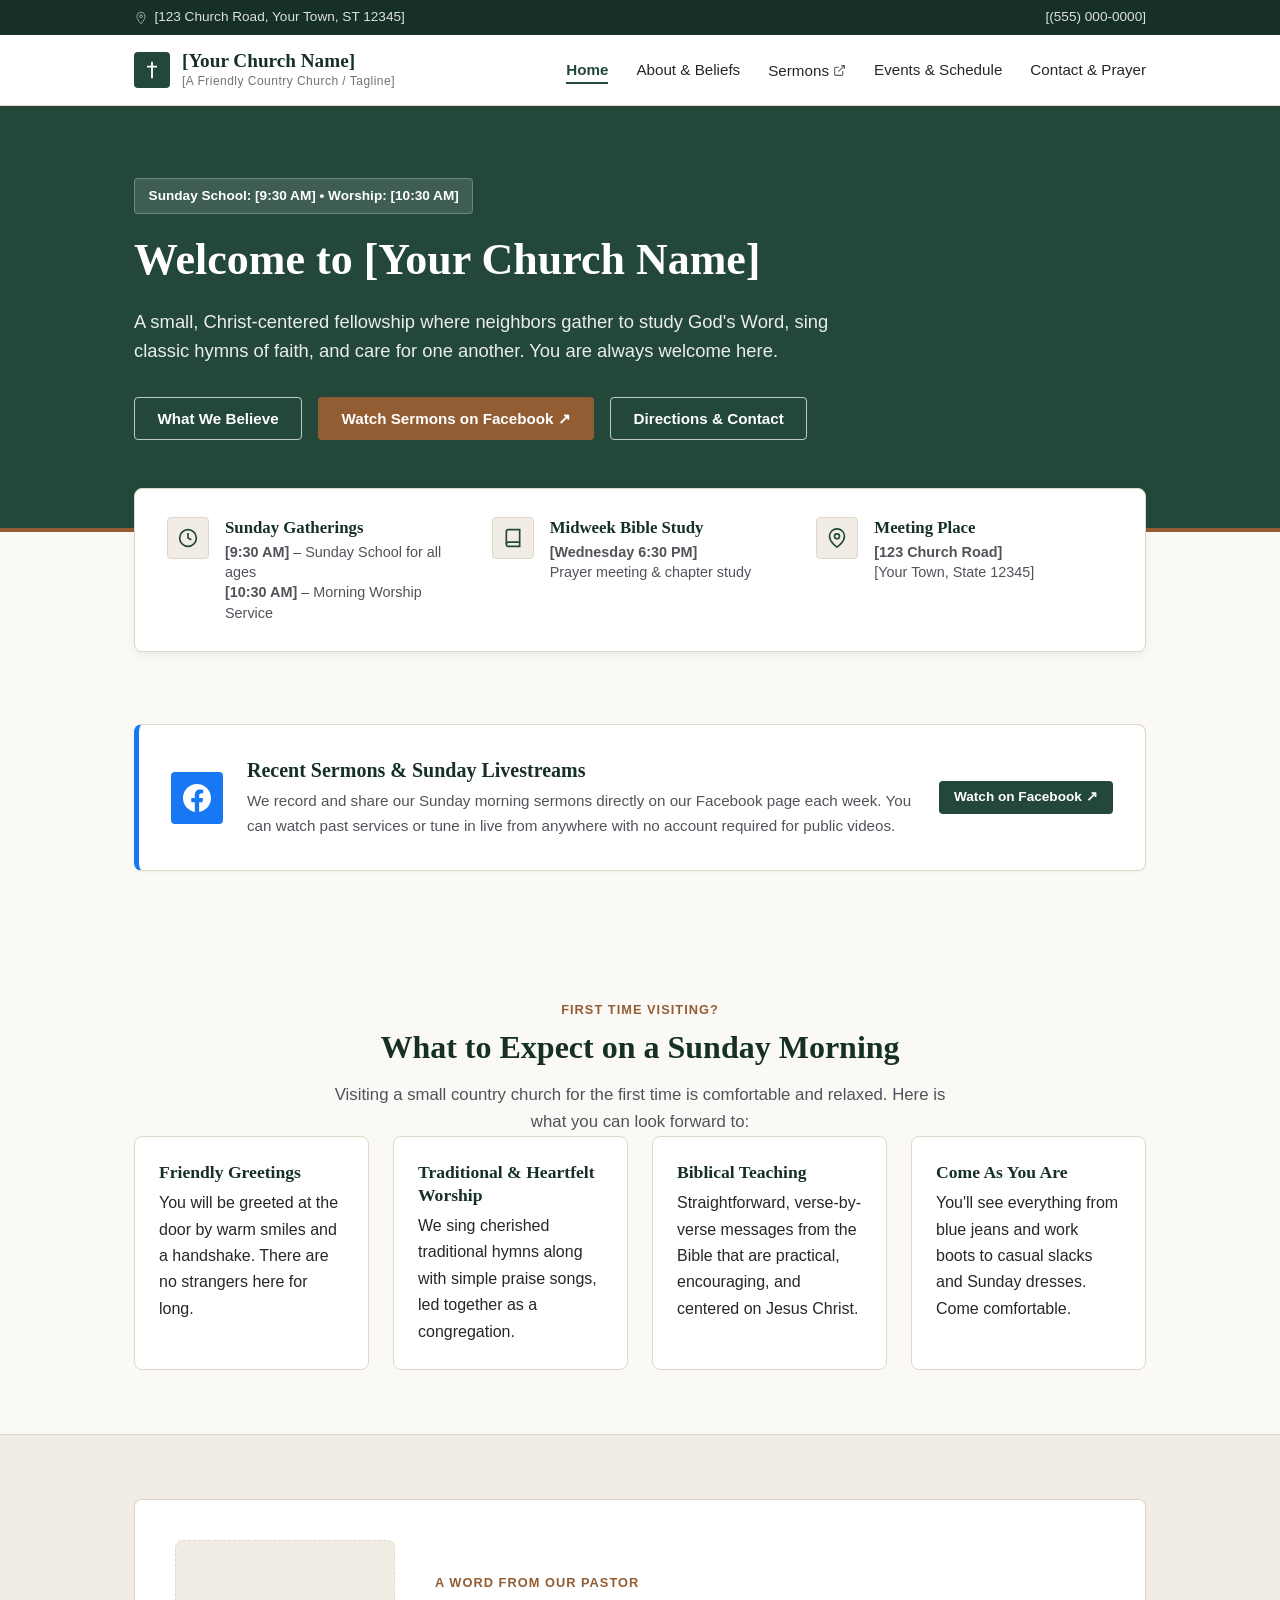
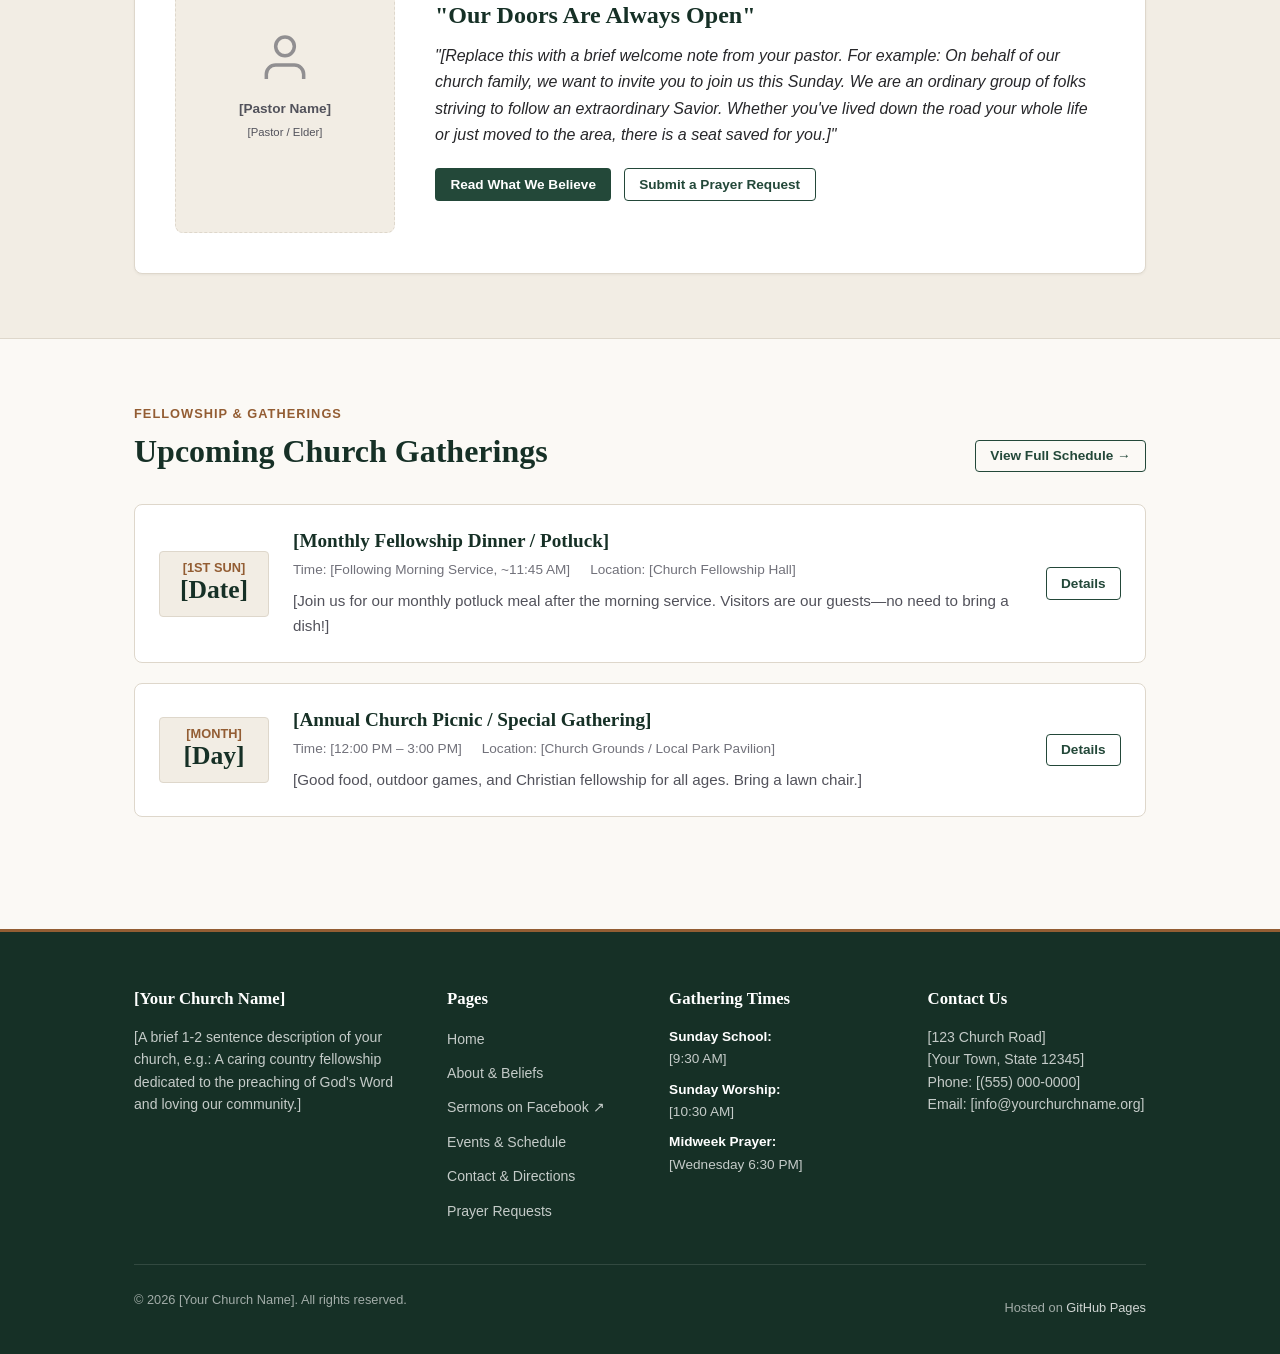
<file: index.html>
<!DOCTYPE html>
<html lang="en">
<head>
  <meta charset="UTF-8">
  <meta name="viewport" content="width=device-width, initial-scale=1.0">
  <meta name="description" content="[Your Church Name] - A welcoming, Bible-believing country church. Join us for Sunday worship at [10:00 AM].">
  <title>[Your Church Name] | Welcome</title>
  <link rel="icon" type="image/svg+xml" href="assets/favicon.svg">
  <link rel="stylesheet" href="css/style.css">
</head>
<body>

  <!-- Top Announcement Bar -->
  <aside class="top-banner" aria-label="Quick church information">
    <div class="container">
      <div class="banner-item">
        <svg viewBox="0 0 24 24"><path d="M12 2C8.13 2 5 5.13 5 9c0 5.25 7 13 7 13s7-7.75 7-13c0-3.87-3.13-7-7-7zm0 9.5c-1.38 0-2.5-1.12-2.5-2.5s1.12-2.5 2.5-2.5 2.5 1.12 2.5 2.5-1.12 2.5-2.5 2.5z"/></svg>
        <span>[123 Church Road, Your Town, ST 12345]</span>
      </div>
      <div class="banner-links">
        <a href="tel:5550000000">[(555) 000-0000]</a>
      </div>
    </div>
  </aside>

  <!-- Navigation Header (Clean, single navigation without duplicate buttons) -->
  <header class="site-header">
    <div class="container">
      <a href="index.html" class="brand-logo" aria-label="[Your Church Name] Home">
        <div class="logo-icon">
          <svg viewBox="0 0 24 24"><path d="M12 2v20M6 8h12"/></svg>
        </div>
        <div class="brand-text">
          <span class="brand-name">[Your Church Name]</span>
          <span class="brand-tagline">[A Friendly Country Church / Tagline]</span>
        </div>
      </a>

      <nav aria-label="Primary navigation">
        <ul class="nav-menu">
          <li><a href="index.html" class="nav-link active">Home</a></li>
          <li><a href="about.html" class="nav-link">About &amp; Beliefs</a></li>
          <!-- Direct zero-maintenance link to Facebook sermons -->
          <li>
            <a href="https://www.facebook.com/[YourChurchPage]/videos" target="_blank" rel="noopener" class="nav-link nav-link-external" title="Opens church Facebook videos page in a new tab">
              Sermons
              <svg viewBox="0 0 24 24" fill="none" stroke="currentColor" stroke-width="2"><path d="M18 13v6a2 2 0 0 1-2 2H5a2 2 0 0 1-2-2V8a2 2 0 0 1 2-2h6M15 3h6v6M10 14L21 3"/></svg>
            </a>
          </li>
          <li><a href="events.html" class="nav-link">Events &amp; Schedule</a></li>
          <li><a href="contact.html" class="nav-link">Contact &amp; Prayer</a></li>
        </ul>
      </nav>

      <button class="mobile-toggle" aria-label="Toggle navigation menu" aria-expanded="false">
        <svg viewBox="0 0 24 24" fill="none" stroke="currentColor" stroke-width="2"><path d="M3 12h18M3 6h18M3 18h18"/></svg>
      </button>
    </div>
  </header>

  <main id="main-content">
    <!-- Traditional Hero Section -->
    <section class="hero">
      <div class="container">
        <div class="hero-content">
          <span class="hero-badge">
            Sunday School: [9:30 AM] &bull; Worship: [10:30 AM]
          </span>
          <h1 class="hero-title">Welcome to [Your Church Name]</h1>
          <p class="hero-description">
            A small, Christ-centered fellowship where neighbors gather to study God's Word, sing classic hymns of faith, and care for one another. You are always welcome here.
          </p>
          <div class="hero-buttons">
            <a href="about.html" class="btn btn-outline-white">What We Believe</a>
            <a href="https://www.facebook.com/[YourChurchPage]/videos" target="_blank" rel="noopener" class="btn btn-accent">
              Watch Sermons on Facebook ↗
            </a>
            <a href="contact.html" class="btn btn-outline-white">Directions &amp; Contact</a>
          </div>
        </div>
      </div>
    </section>

    <!-- Floating Service Times Banner -->
    <section class="service-times-banner" aria-label="Service times">
      <div class="container">
        <div class="service-card">
          <!-- Sunday Services -->
          <div class="service-card-item">
            <div class="service-card-icon">
              <svg viewBox="0 0 24 24"><circle cx="12" cy="12" r="10"/><polyline points="12 6 12 12 16 14"/></svg>
            </div>
            <div>
              <h3 class="service-card-title">Sunday Gatherings</h3>
              <p class="service-card-text">
                <strong>[9:30 AM]</strong> &ndash; Sunday School for all ages<br>
                <strong>[10:30 AM]</strong> &ndash; Morning Worship Service
              </p>
            </div>
          </div>

          <!-- Midweek Gathering -->
          <div class="service-card-item">
            <div class="service-card-icon">
              <svg viewBox="0 0 24 24"><path d="M4 19.5A2.5 2.5 0 0 1 6.5 17H20"/><path d="M6.5 2H20v20H6.5A2.5 2.5 0 0 1 4 19.5v-15A2.5 2.5 0 0 1 6.5 2z"/></svg>
            </div>
            <div>
              <h3 class="service-card-title">Midweek Bible Study</h3>
              <p class="service-card-text">
                <strong>[Wednesday 6:30 PM]</strong><br>
                Prayer meeting &amp; chapter study
              </p>
            </div>
          </div>

          <!-- Location -->
          <div class="service-card-item">
            <div class="service-card-icon">
              <svg viewBox="0 0 24 24"><path d="M21 10c0 7-9 13-9 13s-9-6-9-13a9 9 0 0 1 18 0z"/><circle cx="12" cy="10" r="3"/></svg>
            </div>
            <div>
              <h3 class="service-card-title">Meeting Place</h3>
              <p class="service-card-text">
                <strong>[123 Church Road]</strong><br>
                [Your Town, State 12345]
              </p>
            </div>
          </div>
        </div>
      </div>
    </section>

    <!-- Facebook Sermons Section (Zero-Maintenance Solution) -->
    <section class="section" style="padding-top: 1rem;">
      <div class="container">
        <div class="facebook-sermons-box">
          <div class="fb-icon-circle" aria-hidden="true">
            <svg viewBox="0 0 24 24"><path d="M24 12.073c0-6.627-5.373-12-12-12s-12 5.373-12 12c0 5.99 4.388 10.954 10.125 11.854v-8.385H7.078v-3.47h3.047V9.43c0-3.007 1.792-4.669 4.533-4.669 1.312 0 2.686.235 2.686.235v2.953H15.83c-1.491 0-1.956.925-1.956 1.874v2.25h3.328l-.532 3.47h-2.796v8.385C19.612 23.027 24 18.062 24 12.073z"/></svg>
          </div>
          <div class="facebook-sermons-info">
            <h3>Recent Sermons &amp; Sunday Livestreams</h3>
            <p>
              We record and share our Sunday morning sermons directly on our Facebook page each week. You can watch past services or tune in live from anywhere with no account required for public videos.
            </p>
          </div>
          <div>
            <a href="https://www.facebook.com/[YourChurchPage]/videos" target="_blank" rel="noopener" class="btn btn-primary btn-sm">
              Watch on Facebook ↗
            </a>
          </div>
        </div>
      </div>
    </section>

    <!-- What to Expect / About Our Country Church -->
    <section class="section">
      <div class="container">
        <div class="text-center">
          <span class="section-tag">First Time Visiting?</span>
          <h2 class="section-title">What to Expect on a Sunday Morning</h2>
          <p class="section-subtitle">
            Visiting a small country church for the first time is comfortable and relaxed. Here is what you can look forward to:
          </p>
        </div>

        <div class="steps-grid">
          <div class="step-card">
            <h3>Friendly Greetings</h3>
            <p>You will be greeted at the door by warm smiles and a handshake. There are no strangers here for long.</p>
          </div>

          <div class="step-card">
            <h3>Traditional &amp; Heartfelt Worship</h3>
            <p>We sing cherished traditional hymns along with simple praise songs, led together as a congregation.</p>
          </div>

          <div class="step-card">
            <h3>Biblical Teaching</h3>
            <p>Straightforward, verse-by-verse messages from the Bible that are practical, encouraging, and centered on Jesus Christ.</p>
          </div>

          <div class="step-card">
            <h3>Come As You Are</h3>
            <p>You'll see everything from blue jeans and work boots to casual slacks and Sunday dresses. Come comfortable.</p>
          </div>
        </div>
      </div>
    </section>

    <!-- Pastoral Welcome Letter (Template / Placeholder) -->
    <section class="section section-subtle">
      <div class="container">
        <div class="pastor-welcome">
          <div class="pastor-avatar">
            <svg viewBox="0 0 24 24" fill="none" stroke="currentColor" stroke-width="1.5"><path d="M20 21v-2a4 4 0 0 0-4-4H8a4 4 0 0 0-4 4v2"/><circle cx="12" cy="7" r="4"/></svg>
            <p style="font-size: 0.85rem; margin-bottom: 0;"><strong>[Pastor Name]</strong><br><small>[Pastor / Elder]</small></p>
          </div>
          <div>
            <span class="section-tag">A Word From Our Pastor</span>
            <h2>"Our Doors Are Always Open"</h2>
            <p>
              <em>"[Replace this with a brief welcome note from your pastor. For example: On behalf of our church family, we want to invite you to join us this Sunday. We are an ordinary group of folks striving to follow an extraordinary Savior. Whether you've lived down the road your whole life or just moved to the area, there is a seat saved for you.]"</em>
            </p>
            <div style="margin-top: 1.25rem;">
              <a href="about.html" class="btn btn-primary btn-sm">Read What We Believe</a>
              <a href="contact.html#prayer" class="btn btn-secondary btn-sm" style="margin-left: 0.5rem;">Submit a Prayer Request</a>
            </div>
          </div>
        </div>
      </div>
    </section>

    <!-- Upcoming Events Preview (Simple, No Filters) -->
    <section class="section">
      <div class="container">
        <div style="display: flex; justify-content: space-between; align-items: flex-end; margin-bottom: 2rem; flex-wrap: wrap; gap: 1rem;">
          <div>
            <span class="section-tag">Fellowship &amp; Gatherings</span>
            <h2 class="section-title" style="margin-bottom: 0;">Upcoming Church Gatherings</h2>
          </div>
          <a href="events.html" class="btn btn-secondary btn-sm">View Full Schedule &rarr;</a>
        </div>

        <div class="events-simple-list">
          <div class="event-row">
            <div class="date-box">
              <span class="date-month">[1st Sun]</span>
              <span class="date-day">[Date]</span>
            </div>
            <div class="event-details">
              <h3>[Monthly Fellowship Dinner / Potluck]</h3>
              <div class="event-meta-line">
                <span>Time: [Following Morning Service, ~11:45 AM]</span>
                <span>Location: [Church Fellowship Hall]</span>
              </div>
              <p style="color: var(--color-text-muted); font-size: 0.95rem; margin-bottom: 0;">
                [Join us for our monthly potluck meal after the morning service. Visitors are our guests—no need to bring a dish!]
              </p>
            </div>
            <div>
              <a href="events.html" class="btn btn-secondary btn-sm">Details</a>
            </div>
          </div>

          <div class="event-row">
            <div class="date-box">
              <span class="date-month">[Month]</span>
              <span class="date-day">[Day]</span>
            </div>
            <div class="event-details">
              <h3>[Annual Church Picnic / Special Gathering]</h3>
              <div class="event-meta-line">
                <span>Time: [12:00 PM &ndash; 3:00 PM]</span>
                <span>Location: [Church Grounds / Local Park Pavilion]</span>
              </div>
              <p style="color: var(--color-text-muted); font-size: 0.95rem; margin-bottom: 0;">
                [Good food, outdoor games, and Christian fellowship for all ages. Bring a lawn chair.]
              </p>
            </div>
            <div>
              <a href="events.html" class="btn btn-secondary btn-sm">Details</a>
            </div>
          </div>
        </div>
      </div>
    </section>
  </main>

  <!-- Site Footer -->
  <footer class="site-footer">
    <div class="container">
      <div class="footer-grid">
        <div class="footer-col">
          <h4>[Your Church Name]</h4>
          <p>
            [A brief 1-2 sentence description of your church, e.g.: A caring country fellowship dedicated to the preaching of God's Word and loving our community.]
          </p>
        </div>

        <div class="footer-col">
          <h4>Pages</h4>
          <ul class="footer-links">
            <li><a href="index.html">Home</a></li>
            <li><a href="about.html">About &amp; Beliefs</a></li>
            <li><a href="https://www.facebook.com/[YourChurchPage]/videos" target="_blank" rel="noopener">Sermons on Facebook ↗</a></li>
            <li><a href="events.html">Events &amp; Schedule</a></li>
            <li><a href="contact.html">Contact &amp; Directions</a></li>
            <li><a href="contact.html#prayer">Prayer Requests</a></li>
          </ul>
        </div>

        <div class="footer-col">
          <h4>Gathering Times</h4>
          <ul class="footer-service-times">
            <li><strong>Sunday School:</strong> [9:30 AM]</li>
            <li><strong>Sunday Worship:</strong> [10:30 AM]</li>
            <li><strong>Midweek Prayer:</strong> [Wednesday 6:30 PM]</li>
          </ul>
        </div>

        <div class="footer-col">
          <h4>Contact Us</h4>
          <p>
            [123 Church Road]<br>
            [Your Town, State 12345]<br>
            Phone: [(555) 000-0000]<br>
            Email: [info@yourchurchname.org]
          </p>
        </div>
      </div>

      <div class="footer-bottom">
        <p>&copy; <span id="current-year">2026</span> [Your Church Name]. All rights reserved.</p>
        <p>Hosted on <a href="https://pages.github.com" target="_blank" rel="noopener">GitHub Pages</a></p>
      </div>
    </div>
  </footer>

  <script src="js/main.js"></script>
</body>
</html>
</file>
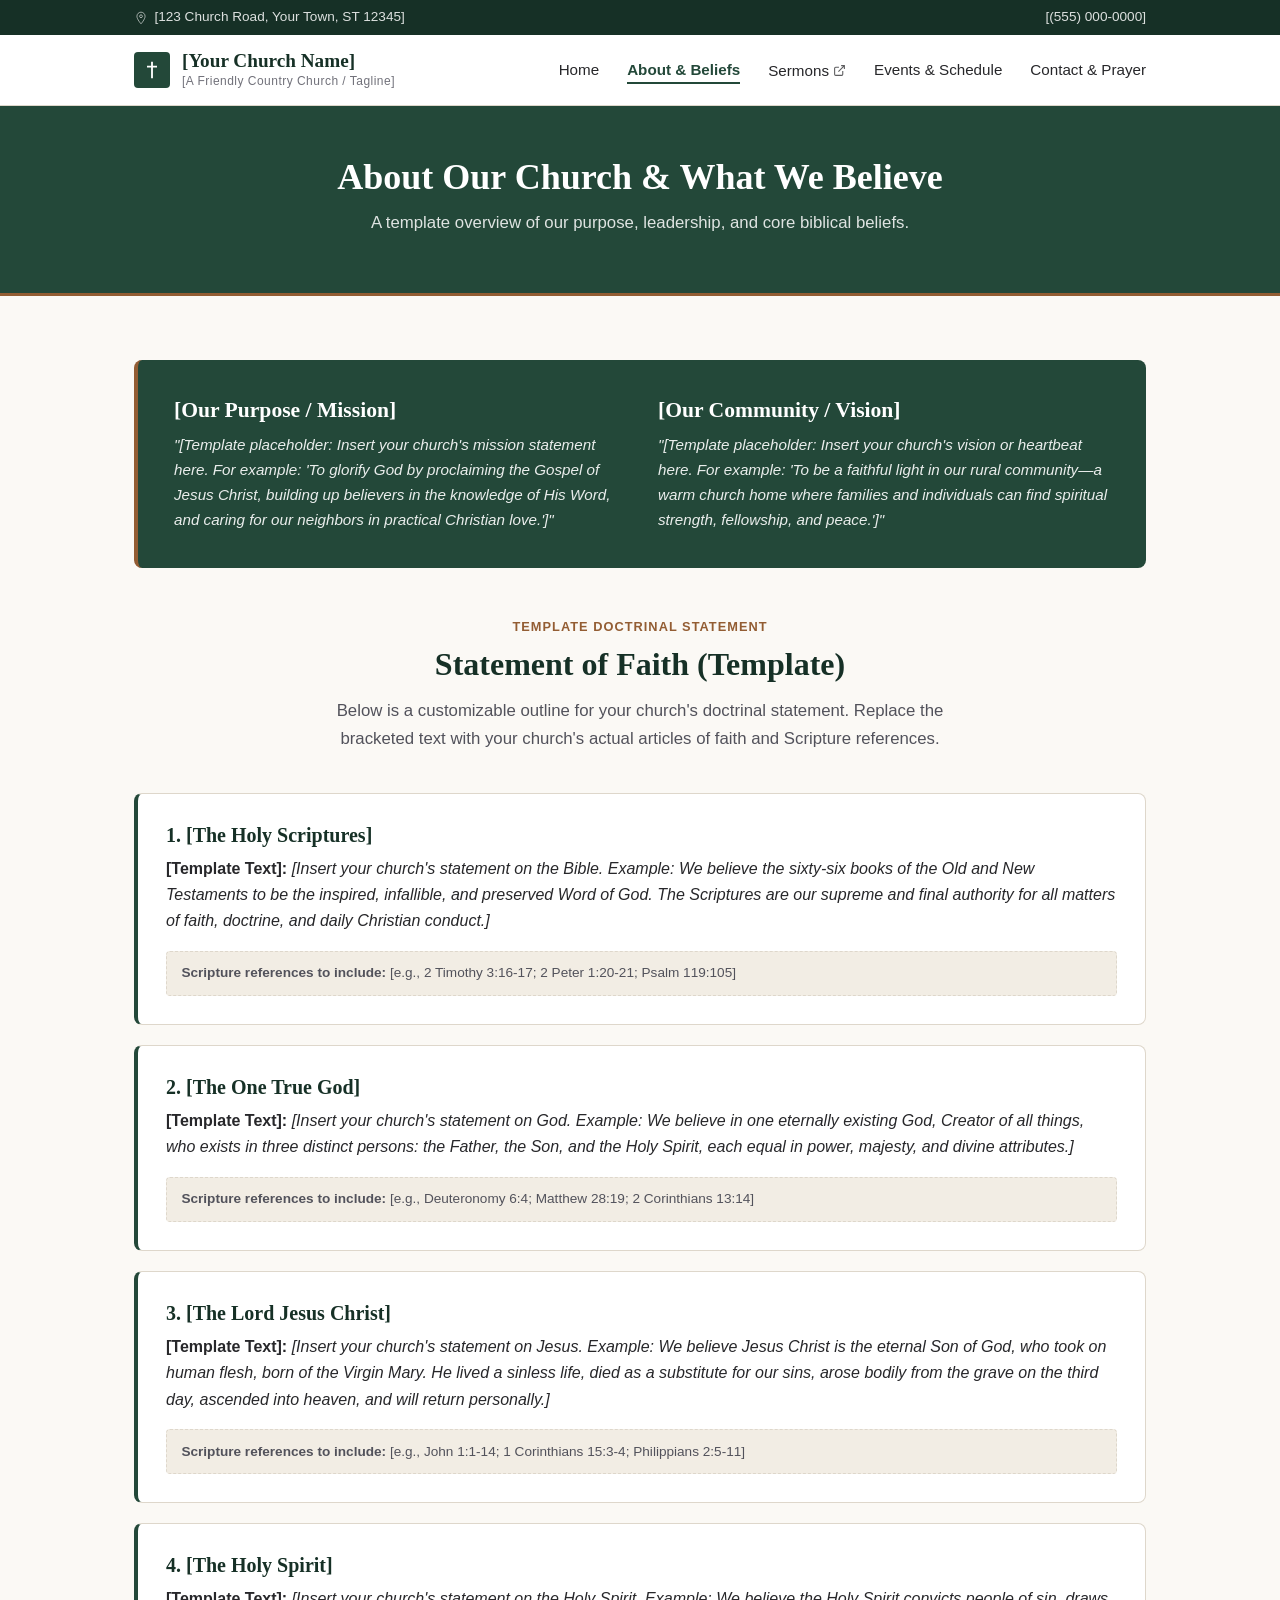
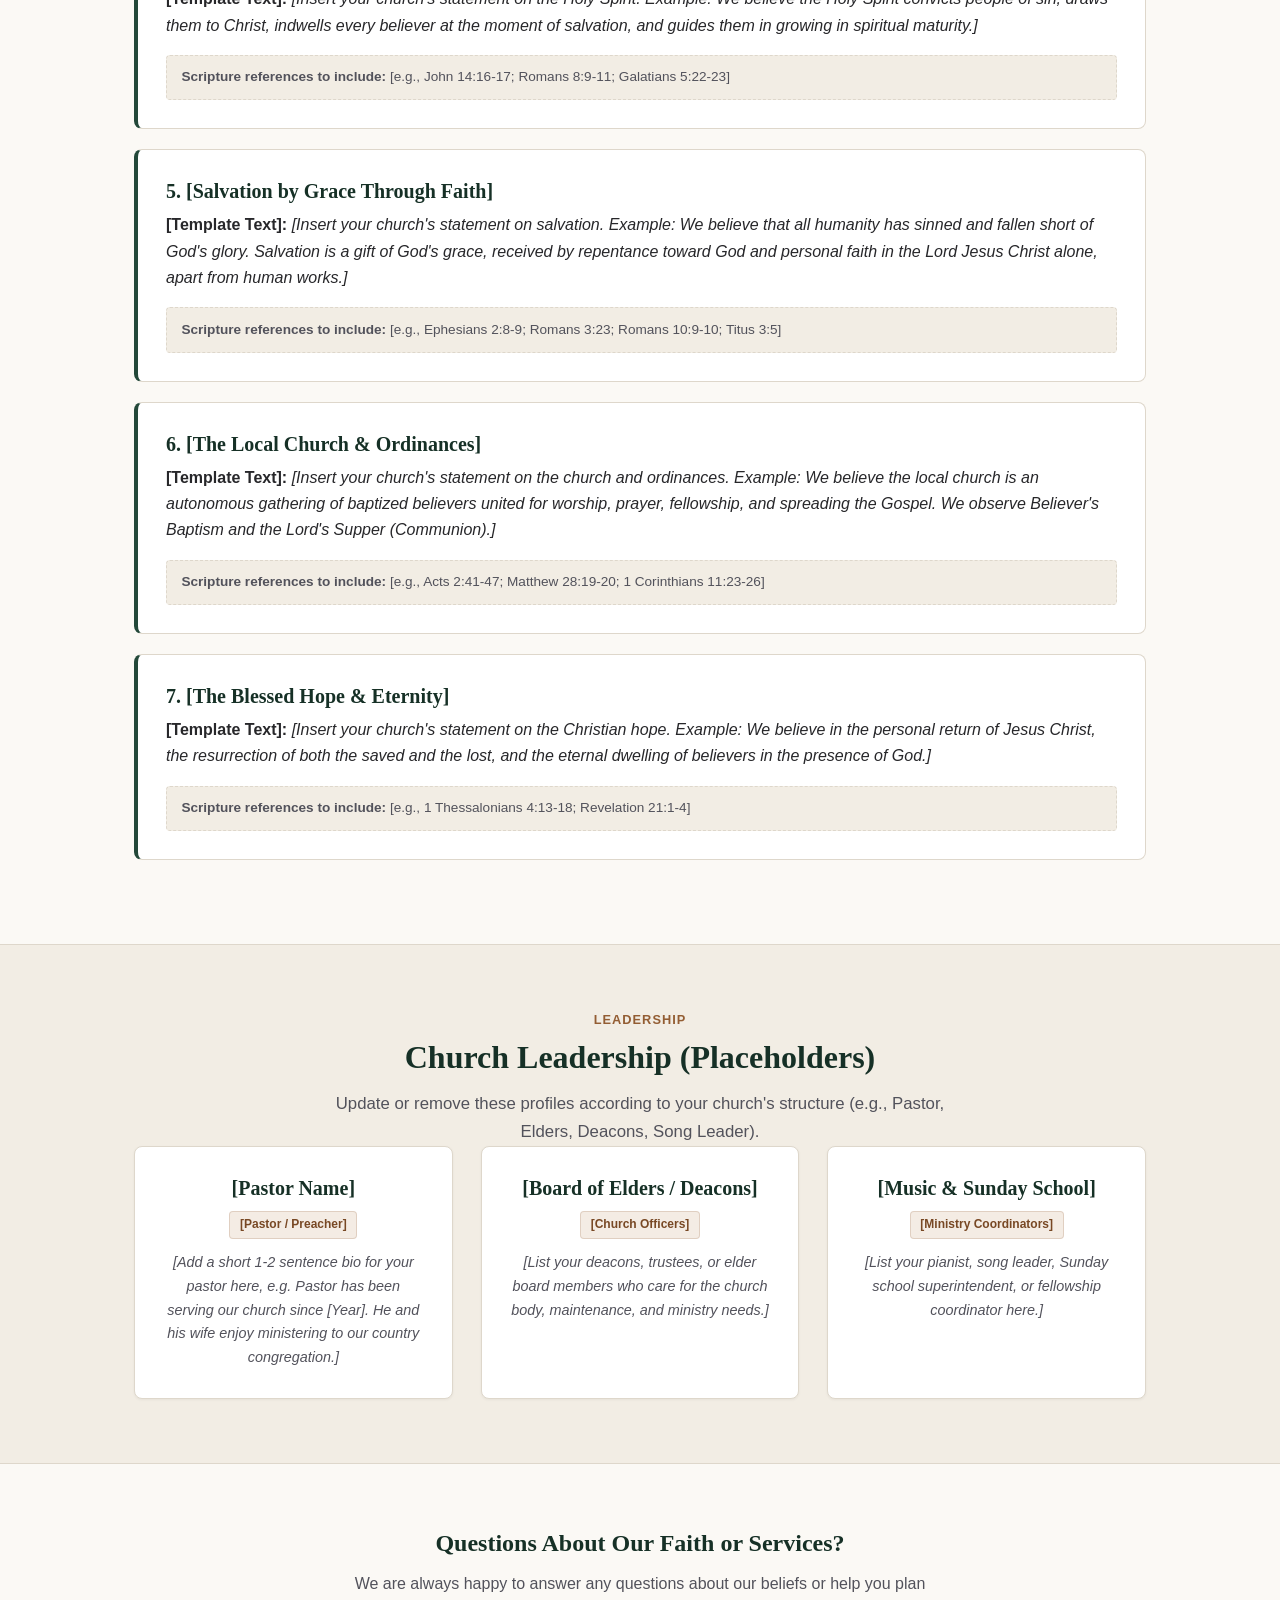
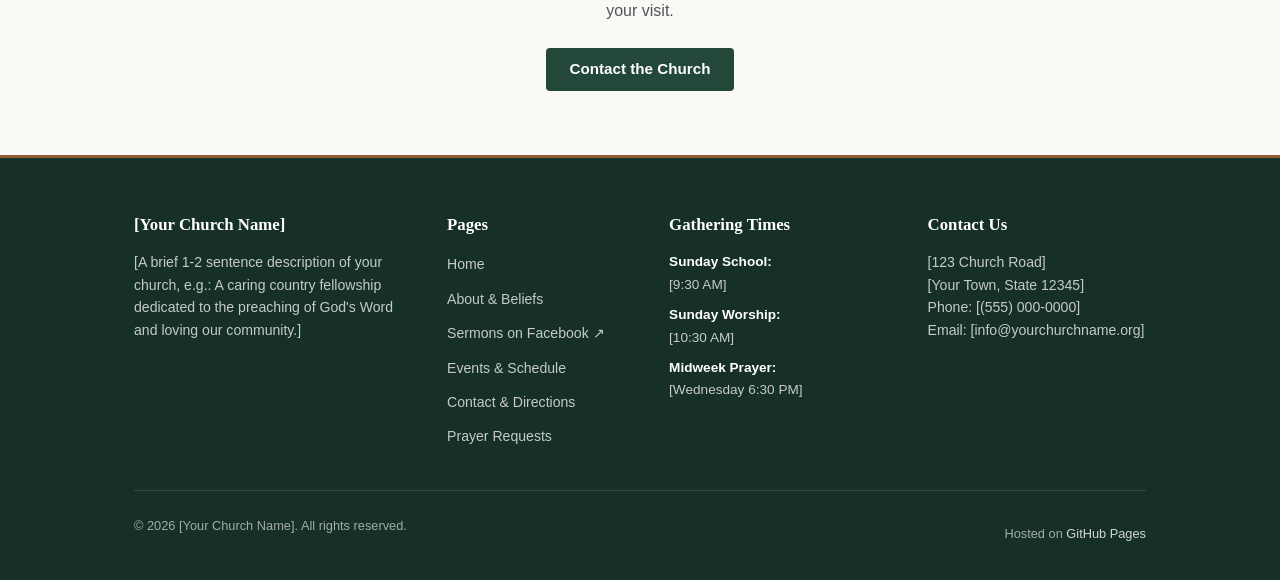
<file: about.html>
<!DOCTYPE html>
<html lang="en">
<head>
  <meta charset="UTF-8">
  <meta name="viewport" content="width=device-width, initial-scale=1.0">
  <meta name="description" content="Statement of Faith and Core Beliefs of [Your Church Name].">
  <title>About Us &amp; Statement of Faith | [Your Church Name]</title>
  <link rel="icon" type="image/svg+xml" href="assets/favicon.svg">
  <link rel="stylesheet" href="css/style.css">
</head>
<body>

  <!-- Top Announcement Bar -->
  <aside class="top-banner" aria-label="Quick church information">
    <div class="container">
      <div class="banner-item">
        <svg viewBox="0 0 24 24"><path d="M12 2C8.13 2 5 5.13 5 9c0 5.25 7 13 7 13s7-7.75 7-13c0-3.87-3.13-7-7-7zm0 9.5c-1.38 0-2.5-1.12-2.5-2.5s1.12-2.5 2.5-2.5 2.5 1.12 2.5 2.5-1.12 2.5-2.5 2.5z"/></svg>
        <span>[123 Church Road, Your Town, ST 12345]</span>
      </div>
      <div class="banner-links">
        <a href="tel:5550000000">[(555) 000-0000]</a>
      </div>
    </div>
  </aside>

  <!-- Navigation Header (Clean, single navigation without duplicate buttons) -->
  <header class="site-header">
    <div class="container">
      <a href="index.html" class="brand-logo" aria-label="[Your Church Name] Home">
        <div class="logo-icon">
          <svg viewBox="0 0 24 24"><path d="M12 2v20M6 8h12"/></svg>
        </div>
        <div class="brand-text">
          <span class="brand-name">[Your Church Name]</span>
          <span class="brand-tagline">[A Friendly Country Church / Tagline]</span>
        </div>
      </a>

      <nav aria-label="Primary navigation">
        <ul class="nav-menu">
          <li><a href="index.html" class="nav-link">Home</a></li>
          <li><a href="about.html" class="nav-link active">About &amp; Beliefs</a></li>
          <li>
            <a href="https://www.facebook.com/[YourChurchPage]/videos" target="_blank" rel="noopener" class="nav-link nav-link-external" title="Opens church Facebook videos page in a new tab">
              Sermons
              <svg viewBox="0 0 24 24" fill="none" stroke="currentColor" stroke-width="2"><path d="M18 13v6a2 2 0 0 1-2 2H5a2 2 0 0 1-2-2V8a2 2 0 0 1 2-2h6M15 3h6v6M10 14L21 3"/></svg>
            </a>
          </li>
          <li><a href="events.html" class="nav-link">Events &amp; Schedule</a></li>
          <li><a href="contact.html" class="nav-link">Contact &amp; Prayer</a></li>
        </ul>
      </nav>

      <button class="mobile-toggle" aria-label="Toggle navigation menu" aria-expanded="false">
        <svg viewBox="0 0 24 24" fill="none" stroke="currentColor" stroke-width="2"><path d="M3 12h18M3 6h18M3 18h18"/></svg>
      </button>
    </div>
  </header>

  <main id="main-content">
    <!-- Subpage Banner -->
    <section class="page-header">
      <div class="container">
        <h1>About Our Church &amp; What We Believe</h1>
        <p>A template overview of our purpose, leadership, and core biblical beliefs.</p>
      </div>
    </section>

    <!-- Mission & Purpose -->
    <section class="section">
      <div class="container">
        <div class="mission-box">
          <div>
            <h3>[Our Purpose / Mission]</h3>
            <p>
              <em>"[Template placeholder: Insert your church's mission statement here. For example: 'To glorify God by proclaiming the Gospel of Jesus Christ, building up believers in the knowledge of His Word, and caring for our neighbors in practical Christian love.']"</em>
            </p>
          </div>
          <div>
            <h3>[Our Community / Vision]</h3>
            <p>
              <em>"[Template placeholder: Insert your church's vision or heartbeat here. For example: 'To be a faithful light in our rural community—a warm church home where families and individuals can find spiritual strength, fellowship, and peace.']"</em>
            </p>
          </div>
        </div>

        <!-- Statement of Faith Header -->
        <div class="text-center" style="margin-bottom: 2.5rem;">
          <span class="section-tag">Template Doctrinal Statement</span>
          <h2 class="section-title">Statement of Faith (Template)</h2>
          <p class="section-subtitle">
            Below is a customizable outline for your church's doctrinal statement. Replace the bracketed text with your church's actual articles of faith and Scripture references.
          </p>
        </div>

        <!-- Belief Items (Clearly Template/Placeholder) -->
        <div class="beliefs-container">

          <!-- 1. The Scriptures -->
          <article class="belief-card">
            <h3>1. [The Holy Scriptures]</h3>
            <p>
              <strong>[Template Text]:</strong> <em>[Insert your church's statement on the Bible. Example: We believe the sixty-six books of the Old and New Testaments to be the inspired, infallible, and preserved Word of God. The Scriptures are our supreme and final authority for all matters of faith, doctrine, and daily Christian conduct.]</em>
            </p>
            <div class="belief-guideline">
              <strong>Scripture references to include:</strong> [e.g., 2 Timothy 3:16-17; 2 Peter 1:20-21; Psalm 119:105]
            </div>
          </article>

          <!-- 2. The Godhead -->
          <article class="belief-card">
            <h3>2. [The One True God]</h3>
            <p>
              <strong>[Template Text]:</strong> <em>[Insert your church's statement on God. Example: We believe in one eternally existing God, Creator of all things, who exists in three distinct persons: the Father, the Son, and the Holy Spirit, each equal in power, majesty, and divine attributes.]</em>
            </p>
            <div class="belief-guideline">
              <strong>Scripture references to include:</strong> [e.g., Deuteronomy 6:4; Matthew 28:19; 2 Corinthians 13:14]
            </div>
          </article>

          <!-- 3. Jesus Christ -->
          <article class="belief-card">
            <h3>3. [The Lord Jesus Christ]</h3>
            <p>
              <strong>[Template Text]:</strong> <em>[Insert your church's statement on Jesus. Example: We believe Jesus Christ is the eternal Son of God, who took on human flesh, born of the Virgin Mary. He lived a sinless life, died as a substitute for our sins, arose bodily from the grave on the third day, ascended into heaven, and will return personally.]</em>
            </p>
            <div class="belief-guideline">
              <strong>Scripture references to include:</strong> [e.g., John 1:1-14; 1 Corinthians 15:3-4; Philippians 2:5-11]
            </div>
          </article>

          <!-- 4. The Holy Spirit -->
          <article class="belief-card">
            <h3>4. [The Holy Spirit]</h3>
            <p>
              <strong>[Template Text]:</strong> <em>[Insert your church's statement on the Holy Spirit. Example: We believe the Holy Spirit convicts people of sin, draws them to Christ, indwells every believer at the moment of salvation, and guides them in growing in spiritual maturity.]</em>
            </p>
            <div class="belief-guideline">
              <strong>Scripture references to include:</strong> [e.g., John 14:16-17; Romans 8:9-11; Galatians 5:22-23]
            </div>
          </article>

          <!-- 5. Salvation by Grace -->
          <article class="belief-card">
            <h3>5. [Salvation by Grace Through Faith]</h3>
            <p>
              <strong>[Template Text]:</strong> <em>[Insert your church's statement on salvation. Example: We believe that all humanity has sinned and fallen short of God's glory. Salvation is a gift of God's grace, received by repentance toward God and personal faith in the Lord Jesus Christ alone, apart from human works.]</em>
            </p>
            <div class="belief-guideline">
              <strong>Scripture references to include:</strong> [e.g., Ephesians 2:8-9; Romans 3:23; Romans 10:9-10; Titus 3:5]
            </div>
          </article>

          <!-- 6. The Local Church & Ordinances -->
          <article class="belief-card">
            <h3>6. [The Local Church &amp; Ordinances]</h3>
            <p>
              <strong>[Template Text]:</strong> <em>[Insert your church's statement on the church and ordinances. Example: We believe the local church is an autonomous gathering of baptized believers united for worship, prayer, fellowship, and spreading the Gospel. We observe Believer's Baptism and the Lord's Supper (Communion).]</em>
            </p>
            <div class="belief-guideline">
              <strong>Scripture references to include:</strong> [e.g., Acts 2:41-47; Matthew 28:19-20; 1 Corinthians 11:23-26]
            </div>
          </article>

          <!-- 7. Eternity & Christian Hope -->
          <article class="belief-card">
            <h3>7. [The Blessed Hope &amp; Eternity]</h3>
            <p>
              <strong>[Template Text]:</strong> <em>[Insert your church's statement on the Christian hope. Example: We believe in the personal return of Jesus Christ, the resurrection of both the saved and the lost, and the eternal dwelling of believers in the presence of God.]</em>
            </p>
            <div class="belief-guideline">
              <strong>Scripture references to include:</strong> [e.g., 1 Thessalonians 4:13-18; Revelation 21:1-4]
            </div>
          </article>

        </div>
      </div>
    </section>

    <!-- Church Leadership / People Placeholders -->
    <section class="section section-subtle">
      <div class="container">
        <div class="text-center">
          <span class="section-tag">Leadership</span>
          <h2 class="section-title">Church Leadership (Placeholders)</h2>
          <p class="section-subtitle">
            Update or remove these profiles according to your church's structure (e.g., Pastor, Elders, Deacons, Song Leader).
          </p>
        </div>

        <div class="grid-3">
          <!-- Leader 1 -->
          <div class="card text-center">
            <h3 class="card-title">[Pastor Name]</h3>
            <p class="badge" style="margin-bottom: 0.75rem;">[Pastor / Preacher]</p>
            <p style="font-size: 0.9rem; color: var(--color-text-muted);">
              <em>[Add a short 1-2 sentence bio for your pastor here, e.g. Pastor has been serving our church since [Year]. He and his wife enjoy ministering to our country congregation.]</em>
            </p>
          </div>

          <!-- Leader 2 -->
          <div class="card text-center">
            <h3 class="card-title">[Board of Elders / Deacons]</h3>
            <p class="badge" style="margin-bottom: 0.75rem;">[Church Officers]</p>
            <p style="font-size: 0.9rem; color: var(--color-text-muted);">
              <em>[List your deacons, trustees, or elder board members who care for the church body, maintenance, and ministry needs.]</em>
            </p>
          </div>

          <!-- Leader 3 -->
          <div class="card text-center">
            <h3 class="card-title">[Music &amp; Sunday School]</h3>
            <p class="badge" style="margin-bottom: 0.75rem;">[Ministry Coordinators]</p>
            <p style="font-size: 0.9rem; color: var(--color-text-muted);">
              <em>[List your pianist, song leader, Sunday school superintendent, or fellowship coordinator here.]</em>
            </p>
          </div>
        </div>
      </div>
    </section>

    <!-- Questions / Contact Section -->
    <section class="section text-center">
      <div class="container">
        <h2>Questions About Our Faith or Services?</h2>
        <p style="max-width: 600px; margin: 0 auto 1.5rem auto; color: var(--color-text-muted);">
          We are always happy to answer any questions about our beliefs or help you plan your visit.
        </p>
        <a href="contact.html" class="btn btn-primary">Contact the Church</a>
      </div>
    </section>
  </main>

  <!-- Site Footer -->
  <footer class="site-footer">
    <div class="container">
      <div class="footer-grid">
        <div class="footer-col">
          <h4>[Your Church Name]</h4>
          <p>
            [A brief 1-2 sentence description of your church, e.g.: A caring country fellowship dedicated to the preaching of God's Word and loving our community.]
          </p>
        </div>

        <div class="footer-col">
          <h4>Pages</h4>
          <ul class="footer-links">
            <li><a href="index.html">Home</a></li>
            <li><a href="about.html">About &amp; Beliefs</a></li>
            <li><a href="https://www.facebook.com/[YourChurchPage]/videos" target="_blank" rel="noopener">Sermons on Facebook ↗</a></li>
            <li><a href="events.html">Events &amp; Schedule</a></li>
            <li><a href="contact.html">Contact &amp; Directions</a></li>
            <li><a href="contact.html#prayer">Prayer Requests</a></li>
          </ul>
        </div>

        <div class="footer-col">
          <h4>Gathering Times</h4>
          <ul class="footer-service-times">
            <li><strong>Sunday School:</strong> [9:30 AM]</li>
            <li><strong>Sunday Worship:</strong> [10:30 AM]</li>
            <li><strong>Midweek Prayer:</strong> [Wednesday 6:30 PM]</li>
          </ul>
        </div>

        <div class="footer-col">
          <h4>Contact Us</h4>
          <p>
            [123 Church Road]<br>
            [Your Town, State 12345]<br>
            Phone: [(555) 000-0000]<br>
            Email: [info@yourchurchname.org]
          </p>
        </div>
      </div>

      <div class="footer-bottom">
        <p>&copy; <span id="current-year">2026</span> [Your Church Name]. All rights reserved.</p>
        <p>Hosted on <a href="https://pages.github.com" target="_blank" rel="noopener">GitHub Pages</a></p>
      </div>
    </div>
  </footer>

  <script src="js/main.js"></script>
</body>
</html>
</file>
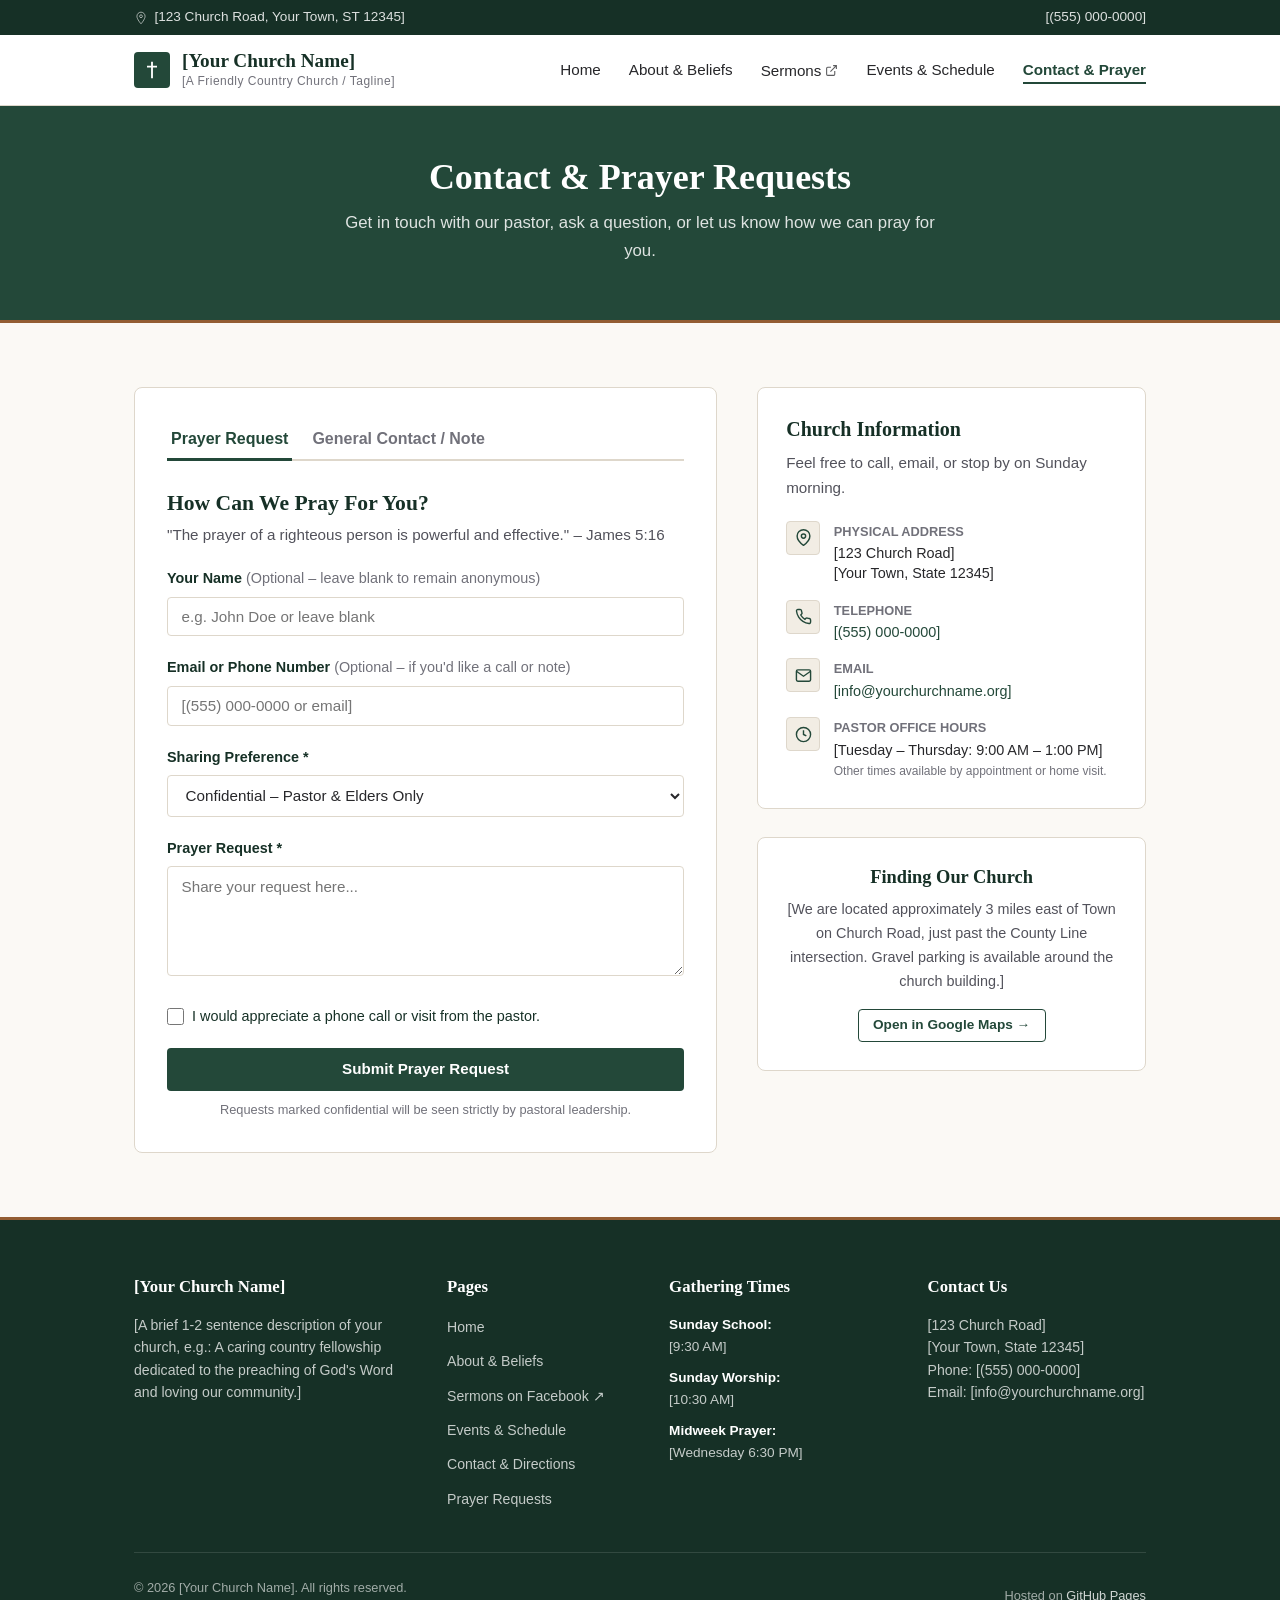
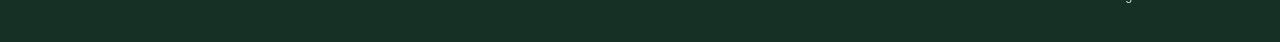
<file: contact.html>
<!DOCTYPE html>
<html lang="en">
<head>
  <meta charset="UTF-8">
  <meta name="viewport" content="width=device-width, initial-scale=1.0">
  <meta name="description" content="Contact [Your Church Name] or submit a prayer request.">
  <title>Contact &amp; Prayer Requests | [Your Church Name]</title>
  <link rel="icon" type="image/svg+xml" href="assets/favicon.svg">
  <link rel="stylesheet" href="css/style.css">
</head>
<body>

  <!-- Top Announcement Bar -->
  <aside class="top-banner" aria-label="Quick church information">
    <div class="container">
      <div class="banner-item">
        <svg viewBox="0 0 24 24"><path d="M12 2C8.13 2 5 5.13 5 9c0 5.25 7 13 7 13s7-7.75 7-13c0-3.87-3.13-7-7-7zm0 9.5c-1.38 0-2.5-1.12-2.5-2.5s1.12-2.5 2.5-2.5 2.5 1.12 2.5 2.5-1.12 2.5-2.5 2.5z"/></svg>
        <span>[123 Church Road, Your Town, ST 12345]</span>
      </div>
      <div class="banner-links">
        <a href="tel:5550000000">[(555) 000-0000]</a>
      </div>
    </div>
  </aside>

  <!-- Navigation Header (Clean, single navigation without duplicate buttons) -->
  <header class="site-header">
    <div class="container">
      <a href="index.html" class="brand-logo" aria-label="[Your Church Name] Home">
        <div class="logo-icon">
          <svg viewBox="0 0 24 24"><path d="M12 2v20M6 8h12"/></svg>
        </div>
        <div class="brand-text">
          <span class="brand-name">[Your Church Name]</span>
          <span class="brand-tagline">[A Friendly Country Church / Tagline]</span>
        </div>
      </a>

      <nav aria-label="Primary navigation">
        <ul class="nav-menu">
          <li><a href="index.html" class="nav-link">Home</a></li>
          <li><a href="about.html" class="nav-link">About &amp; Beliefs</a></li>
          <li>
            <a href="https://www.facebook.com/[YourChurchPage]/videos" target="_blank" rel="noopener" class="nav-link nav-link-external" title="Opens church Facebook videos page in a new tab">
              Sermons
              <svg viewBox="0 0 24 24" fill="none" stroke="currentColor" stroke-width="2"><path d="M18 13v6a2 2 0 0 1-2 2H5a2 2 0 0 1-2-2V8a2 2 0 0 1 2-2h6M15 3h6v6M10 14L21 3"/></svg>
            </a>
          </li>
          <li><a href="events.html" class="nav-link">Events &amp; Schedule</a></li>
          <li><a href="contact.html" class="nav-link active">Contact &amp; Prayer</a></li>
        </ul>
      </nav>

      <button class="mobile-toggle" aria-label="Toggle navigation menu" aria-expanded="false">
        <svg viewBox="0 0 24 24" fill="none" stroke="currentColor" stroke-width="2"><path d="M3 12h18M3 6h18M3 18h18"/></svg>
      </button>
    </div>
  </header>

  <main id="main-content">
    <!-- Subpage Banner -->
    <section class="page-header">
      <div class="container">
        <h1>Contact &amp; Prayer Requests</h1>
        <p>Get in touch with our pastor, ask a question, or let us know how we can pray for you.</p>
      </div>
    </section>

    <!-- Contact & Forms Layout -->
    <section class="section">
      <div class="container">
        <div class="contact-layout">

          <!-- Left Column: Tabbed Forms (Prayer Request & Contact) -->
          <div class="form-card">
            <!-- Tab Navigation -->
            <div class="form-tabs" role="tablist">
              <button class="form-tab-btn active" data-tab="tab-prayer" role="tab" aria-selected="true" id="tab-prayer-btn">
                Prayer Request
              </button>
              <button class="form-tab-btn" data-tab="tab-contact" role="tab" aria-selected="false" id="tab-contact-btn">
                General Contact / Note
              </button>
            </div>

            <!-- TAB 1: PRAYER REQUEST FORM -->
            <div class="form-panel" id="tab-prayer" role="tabpanel" aria-labelledby="tab-prayer-btn">
              <div style="margin-bottom: 1.25rem;">
                <h2 style="font-size: 1.35rem; margin-bottom: 0.35rem;">How Can We Pray For You?</h2>
                <p style="color: var(--color-text-muted); font-size: 0.95rem;">
                  "The prayer of a righteous person is powerful and effective." &ndash; James 5:16
                </p>
              </div>

              <!-- Form Status Alert Box -->
              <div class="form-status" role="alert"></div>

              <form id="prayer-form" data-interactive="true">
                <div class="form-group">
                  <label for="prayer-name">Your Name <span style="font-weight: 400; color: var(--color-text-light);">(Optional &ndash; leave blank to remain anonymous)</span></label>
                  <input type="text" id="prayer-name" name="name" class="form-control" placeholder="e.g. John Doe or leave blank">
                </div>

                <div class="form-group">
                  <label for="prayer-contact">Email or Phone Number <span style="font-weight: 400; color: var(--color-text-light);">(Optional &ndash; if you'd like a call or note)</span></label>
                  <input type="text" id="prayer-contact" name="contact_info" class="form-control" placeholder="[(555) 000-0000 or email]">
                </div>

                <div class="form-group">
                  <label for="prayer-privacy">Sharing Preference *</label>
                  <select id="prayer-privacy" name="privacy" class="form-control" required>
                    <option value="pastor-only">Confidential &ndash; Pastor &amp; Elders Only</option>
                    <option value="prayer-list">Church Prayer List (Shared during Wednesday prayer meeting)</option>
                  </select>
                </div>

                <div class="form-group">
                  <label for="prayer-request">Prayer Request *</label>
                  <textarea id="prayer-request" name="prayer_request" class="form-control" rows="5" placeholder="Share your request here..." required></textarea>
                </div>

                <div class="form-group" style="display: flex; align-items: center; gap: 0.5rem;">
                  <input type="checkbox" id="prayer-call" name="followup" value="yes" style="width: 17px; height: 17px; accent-color: var(--color-primary);">
                  <label for="prayer-call" style="margin-bottom: 0; font-weight: normal; font-size: 0.9rem;">
                    I would appreciate a phone call or visit from the pastor.
                  </label>
                </div>

                <button type="submit" class="btn btn-primary" style="width: 100%;" data-default-text="Submit Prayer Request">
                  Submit Prayer Request
                </button>
                <p class="form-note text-center">Requests marked confidential will be seen strictly by pastoral leadership.</p>
              </form>
            </div>

            <!-- TAB 2: GENERAL CONTACT FORM -->
            <div class="form-panel" id="tab-contact" role="tabpanel" aria-labelledby="tab-contact-btn" style="display: none;">
              <div style="margin-bottom: 1.25rem;">
                <h2 style="font-size: 1.35rem; margin-bottom: 0.35rem;">Send a Note to [Your Church Name]</h2>
                <p style="color: var(--color-text-muted); font-size: 0.95rem;">
                  Planning your first visit, have a question about service times, or need assistance? Send us a message below.
                </p>
              </div>

              <!-- Form Status Alert Box -->
              <div class="form-status" role="alert"></div>

              <form id="contact-form" data-interactive="true">
                <div class="form-group">
                  <label for="contact-name">Your Full Name *</label>
                  <input type="text" id="contact-name" name="name" class="form-control" placeholder="Jane Smith" required>
                </div>

                <div class="form-group">
                  <label for="contact-email">Email Address *</label>
                  <input type="email" id="contact-email" name="email" class="form-control" placeholder="jane@example.com" required>
                </div>

                <div class="form-group">
                  <label for="contact-phone">Phone Number <span style="font-weight: 400; color: var(--color-text-light);">(Optional)</span></label>
                  <input type="tel" id="contact-phone" name="phone" class="form-control" placeholder="[(555) 000-0000]">
                </div>

                <div class="form-group">
                  <label for="contact-topic">Reason for Writing *</label>
                  <select id="contact-topic" name="topic" class="form-control" required>
                    <option value="planning-visit">I am planning to visit this Sunday</option>
                    <option value="general-question">General Question</option>
                    <option value="pastoral-counsel">Pastoral Counseling or Visit</option>
                    <option value="facility-question">Church Building / Facility Question</option>
                  </select>
                </div>

                <div class="form-group">
                  <label for="contact-message">Your Message *</label>
                  <textarea id="contact-message" name="message" class="form-control" rows="5" placeholder="How can we help you?" required></textarea>
                </div>

                <button type="submit" class="btn btn-primary" style="width: 100%;" data-default-text="Send Message">
                  Send Message
                </button>
              </form>
            </div>
          </div>

          <!-- Right Column: Contact Info & Rural Directions -->
          <div>
            <div class="contact-info-card">
              <h3 style="font-size: 1.25rem; margin-bottom: 0.5rem;">Church Information</h3>
              <p style="color: var(--color-text-muted); font-size: 0.95rem;">
                Feel free to call, email, or stop by on Sunday morning.
              </p>

              <ul class="contact-info-list">
                <li class="contact-info-item">
                  <div class="contact-icon">
                    <svg viewBox="0 0 24 24"><path d="M21 10c0 7-9 13-9 13s-9-6-9-13a9 9 0 0 1 18 0z"/><circle cx="12" cy="10" r="3"/></svg>
                  </div>
                  <div>
                    <div class="contact-item-title">Physical Address</div>
                    <div class="contact-item-value">
                      [123 Church Road]<br>
                      [Your Town, State 12345]
                    </div>
                  </div>
                </li>

                <li class="contact-info-item">
                  <div class="contact-icon">
                    <svg viewBox="0 0 24 24"><path d="M22 16.92v3a2 2 0 0 1-2.18 2 19.79 19.79 0 0 1-8.63-3.07 19.5 19.5 0 0 1-6-6 19.79 19.79 0 0 1-3.07-8.67A2 2 0 0 1 4.11 2h3a2 2 0 0 1 2 1.72 12.84 12.84 0 0 0 .7 2.81 2 2 0 0 1-.45 2.11L8.09 9.91a16 16 0 0 0 6 6l1.27-1.27a2 2 0 0 1 2.11-.45 12.84 12.84 0 0 0 2.81.7A2 2 0 0 1 22 16.92z"/></svg>
                  </div>
                  <div>
                    <div class="contact-item-title">Telephone</div>
                    <div class="contact-item-value">
                      <a href="tel:5550000000">[(555) 000-0000]</a>
                    </div>
                  </div>
                </li>

                <li class="contact-info-item">
                  <div class="contact-icon">
                    <svg viewBox="0 0 24 24"><path d="M4 4h16c1.1 0 2 .9 2 2v12c0 1.1-.9 2-2 2H4c-1.1 0-2-.9-2-2V6c0-1.1.9-2 2-2z"/><polyline points="22,6 12,13 2,6"/></svg>
                  </div>
                  <div>
                    <div class="contact-item-title">Email</div>
                    <div class="contact-item-value">
                      <a href="mailto:info@yourchurchname.org">[info@yourchurchname.org]</a>
                    </div>
                  </div>
                </li>

                <li class="contact-info-item">
                  <div class="contact-icon">
                    <svg viewBox="0 0 24 24"><circle cx="12" cy="12" r="10"/><polyline points="12 6 12 12 16 14"/></svg>
                  </div>
                  <div>
                    <div class="contact-item-title">Pastor Office Hours</div>
                    <div class="contact-item-value">
                      [Tuesday &ndash; Thursday: 9:00 AM &ndash; 1:00 PM]<br>
                      <small style="color: var(--color-text-light);">Other times available by appointment or home visit.</small>
                    </div>
                  </div>
                </li>
              </ul>
            </div>

            <!-- Driving Directions for Rural / Country Setting -->
            <div class="map-placeholder">
              <h3 style="font-size: 1.15rem; margin-bottom: 0.5rem; color: var(--color-primary-dark);">Finding Our Church</h3>
              <p style="font-size: 0.9rem; margin-bottom: 1rem; color: var(--color-text-muted);">
                [We are located approximately 3 miles east of Town on Church Road, just past the County Line intersection. Gravel parking is available around the church building.]
              </p>
              <a href="https://maps.google.com/?q=Church" target="_blank" rel="noopener" class="btn btn-secondary btn-sm">
                Open in Google Maps &rarr;
              </a>
            </div>
          </div>

        </div>
      </div>
    </section>
  </main>

  <!-- Site Footer -->
  <footer class="site-footer">
    <div class="container">
      <div class="footer-grid">
        <div class="footer-col">
          <h4>[Your Church Name]</h4>
          <p>
            [A brief 1-2 sentence description of your church, e.g.: A caring country fellowship dedicated to the preaching of God's Word and loving our community.]
          </p>
        </div>

        <div class="footer-col">
          <h4>Pages</h4>
          <ul class="footer-links">
            <li><a href="index.html">Home</a></li>
            <li><a href="about.html">About &amp; Beliefs</a></li>
            <li><a href="https://www.facebook.com/[YourChurchPage]/videos" target="_blank" rel="noopener">Sermons on Facebook ↗</a></li>
            <li><a href="events.html">Events &amp; Schedule</a></li>
            <li><a href="contact.html">Contact &amp; Directions</a></li>
            <li><a href="contact.html#prayer">Prayer Requests</a></li>
          </ul>
        </div>

        <div class="footer-col">
          <h4>Gathering Times</h4>
          <ul class="footer-service-times">
            <li><strong>Sunday School:</strong> [9:30 AM]</li>
            <li><strong>Sunday Worship:</strong> [10:30 AM]</li>
            <li><strong>Midweek Prayer:</strong> [Wednesday 6:30 PM]</li>
          </ul>
        </div>

        <div class="footer-col">
          <h4>Contact Us</h4>
          <p>
            [123 Church Road]<br>
            [Your Town, State 12345]<br>
            Phone: [(555) 000-0000]<br>
            Email: [info@yourchurchname.org]
          </p>
        </div>
      </div>

      <div class="footer-bottom">
        <p>&copy; <span id="current-year">2026</span> [Your Church Name]. All rights reserved.</p>
        <p>Hosted on <a href="https://pages.github.com" target="_blank" rel="noopener">GitHub Pages</a></p>
      </div>
    </div>
  </footer>

  <script src="js/main.js"></script>
</body>
</html>
</file>
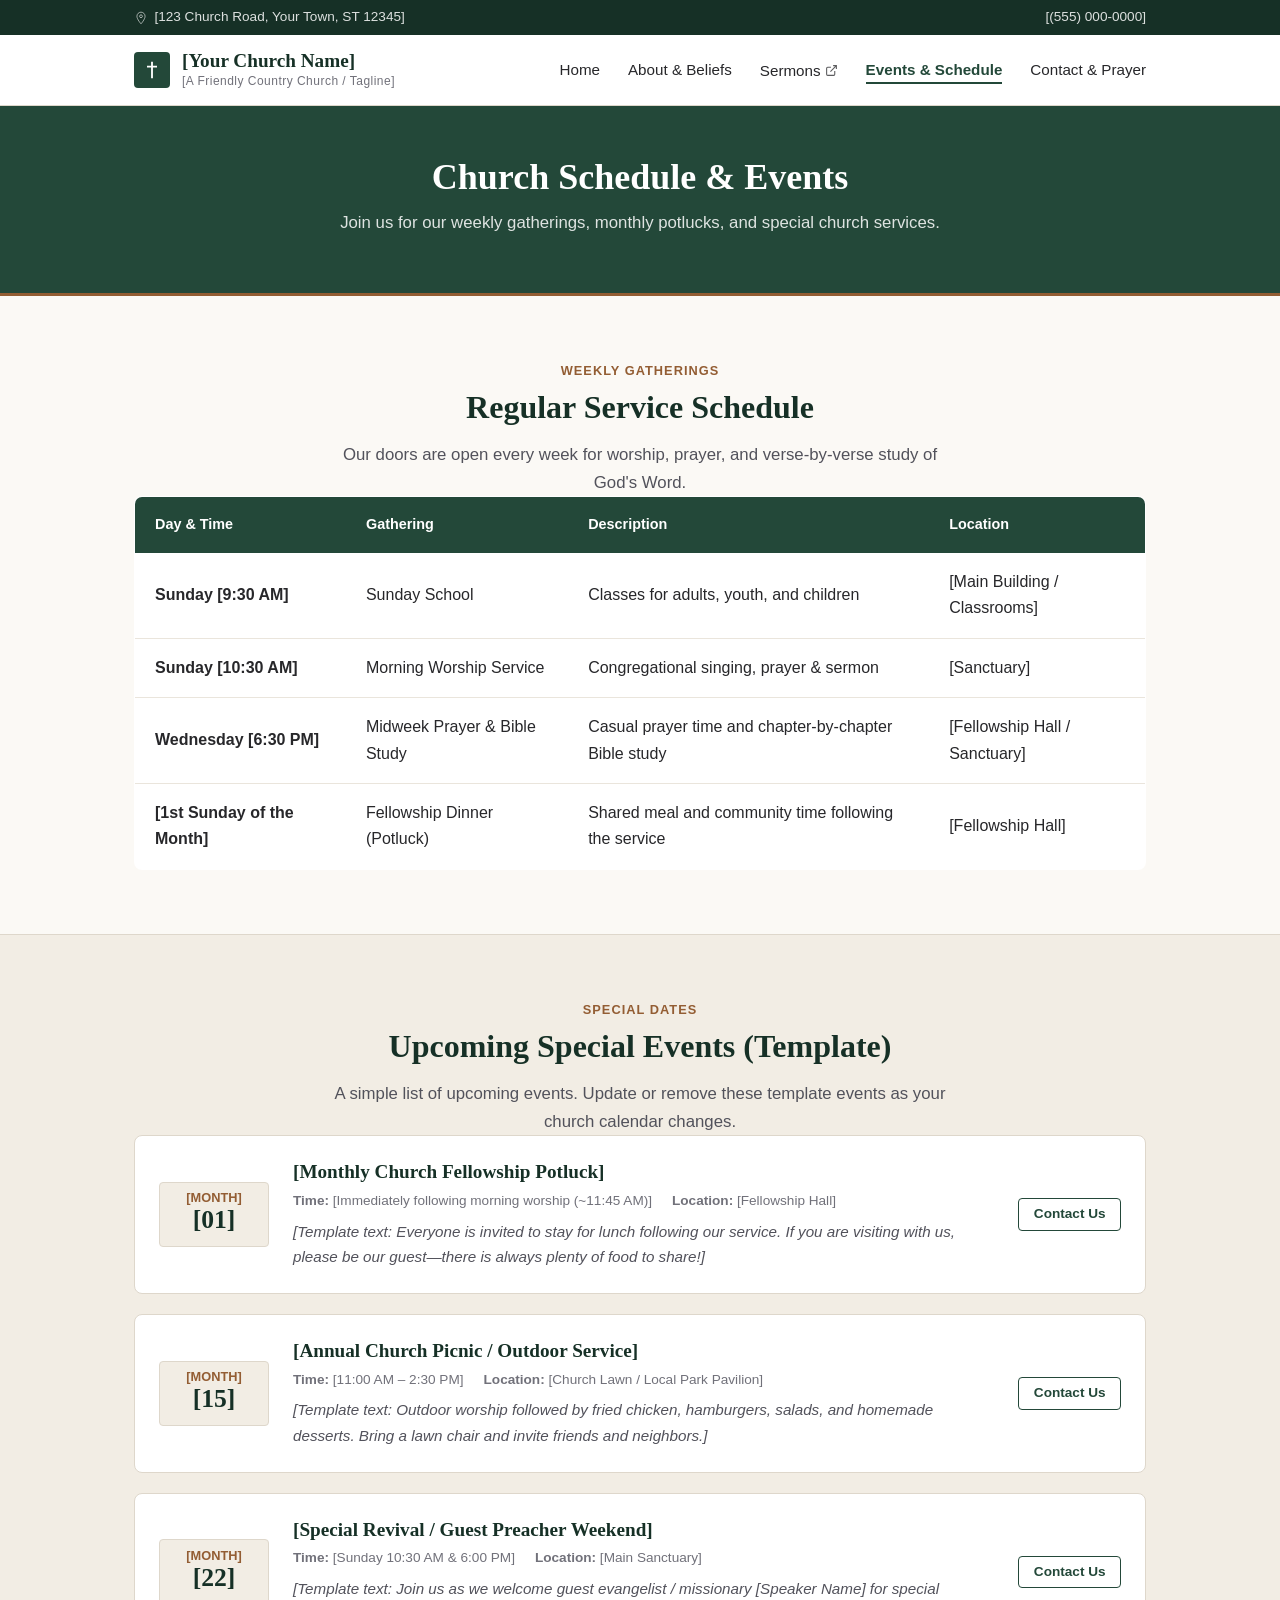
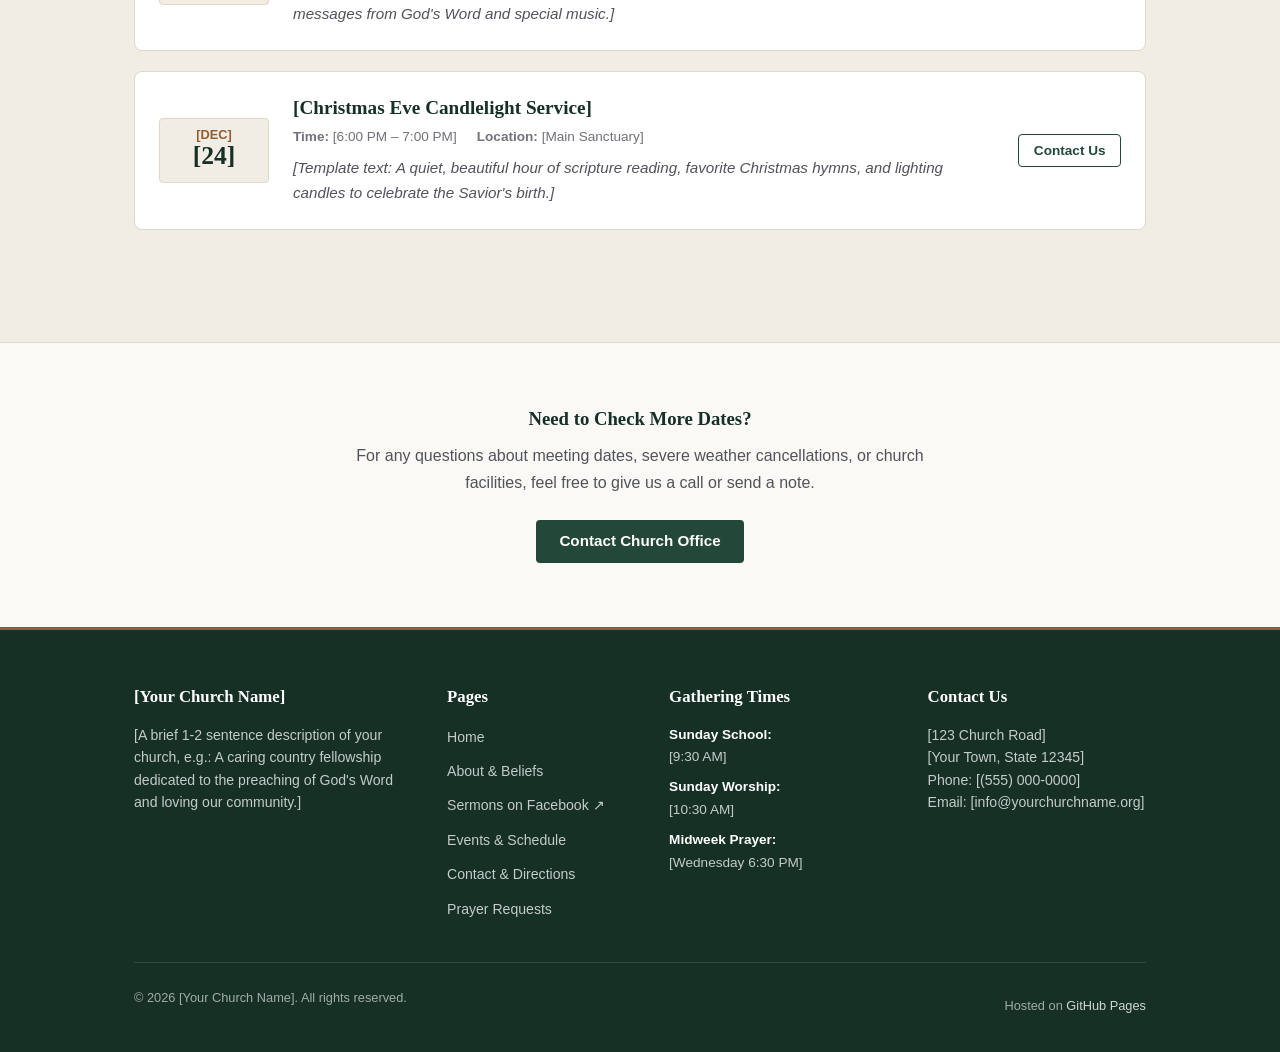
<file: events.html>
<!DOCTYPE html>
<html lang="en">
<head>
  <meta charset="UTF-8">
  <meta name="viewport" content="width=device-width, initial-scale=1.0">
  <meta name="description" content="Weekly schedule and special gatherings at [Your Church Name].">
  <title>Events &amp; Schedule | [Your Church Name]</title>
  <link rel="icon" type="image/svg+xml" href="assets/favicon.svg">
  <link rel="stylesheet" href="css/style.css">
</head>
<body>

  <!-- Top Announcement Bar -->
  <aside class="top-banner" aria-label="Quick church information">
    <div class="container">
      <div class="banner-item">
        <svg viewBox="0 0 24 24"><path d="M12 2C8.13 2 5 5.13 5 9c0 5.25 7 13 7 13s7-7.75 7-13c0-3.87-3.13-7-7-7zm0 9.5c-1.38 0-2.5-1.12-2.5-2.5s1.12-2.5 2.5-2.5 2.5 1.12 2.5 2.5-1.12 2.5-2.5 2.5z"/></svg>
        <span>[123 Church Road, Your Town, ST 12345]</span>
      </div>
      <div class="banner-links">
        <a href="tel:5550000000">[(555) 000-0000]</a>
      </div>
    </div>
  </aside>

  <!-- Navigation Header (Clean, single navigation without duplicate buttons) -->
  <header class="site-header">
    <div class="container">
      <a href="index.html" class="brand-logo" aria-label="[Your Church Name] Home">
        <div class="logo-icon">
          <svg viewBox="0 0 24 24"><path d="M12 2v20M6 8h12"/></svg>
        </div>
        <div class="brand-text">
          <span class="brand-name">[Your Church Name]</span>
          <span class="brand-tagline">[A Friendly Country Church / Tagline]</span>
        </div>
      </a>

      <nav aria-label="Primary navigation">
        <ul class="nav-menu">
          <li><a href="index.html" class="nav-link">Home</a></li>
          <li><a href="about.html" class="nav-link">About &amp; Beliefs</a></li>
          <li>
            <a href="https://www.facebook.com/[YourChurchPage]/videos" target="_blank" rel="noopener" class="nav-link nav-link-external" title="Opens church Facebook videos page in a new tab">
              Sermons
              <svg viewBox="0 0 24 24" fill="none" stroke="currentColor" stroke-width="2"><path d="M18 13v6a2 2 0 0 1-2 2H5a2 2 0 0 1-2-2V8a2 2 0 0 1 2-2h6M15 3h6v6M10 14L21 3"/></svg>
            </a>
          </li>
          <li><a href="events.html" class="nav-link active">Events &amp; Schedule</a></li>
          <li><a href="contact.html" class="nav-link">Contact &amp; Prayer</a></li>
        </ul>
      </nav>

      <button class="mobile-toggle" aria-label="Toggle navigation menu" aria-expanded="false">
        <svg viewBox="0 0 24 24" fill="none" stroke="currentColor" stroke-width="2"><path d="M3 12h18M3 6h18M3 18h18"/></svg>
      </button>
    </div>
  </header>

  <main id="main-content">
    <!-- Subpage Banner -->
    <section class="page-header">
      <div class="container">
        <h1>Church Schedule &amp; Events</h1>
        <p>Join us for our weekly gatherings, monthly potlucks, and special church services.</p>
      </div>
    </section>

    <!-- Weekly Service Schedule -->
    <section class="section">
      <div class="container">
        <div class="text-center">
          <span class="section-tag">Weekly Gatherings</span>
          <h2 class="section-title">Regular Service Schedule</h2>
          <p class="section-subtitle">
            Our doors are open every week for worship, prayer, and verse-by-verse study of God's Word.
          </p>
        </div>

        <div style="overflow-x: auto;">
          <table class="recurring-schedule-table">
            <thead>
              <tr>
                <th>Day &amp; Time</th>
                <th>Gathering</th>
                <th>Description</th>
                <th>Location</th>
              </tr>
            </thead>
            <tbody>
              <tr>
                <td><strong>Sunday [9:30 AM]</strong></td>
                <td>Sunday School</td>
                <td>Classes for adults, youth, and children</td>
                <td>[Main Building / Classrooms]</td>
              </tr>
              <tr>
                <td><strong>Sunday [10:30 AM]</strong></td>
                <td>Morning Worship Service</td>
                <td>Congregational singing, prayer &amp; sermon</td>
                <td>[Sanctuary]</td>
              </tr>
              <tr>
                <td><strong>Wednesday [6:30 PM]</strong></td>
                <td>Midweek Prayer &amp; Bible Study</td>
                <td>Casual prayer time and chapter-by-chapter Bible study</td>
                <td>[Fellowship Hall / Sanctuary]</td>
              </tr>
              <tr>
                <td><strong>[1st Sunday of the Month]</strong></td>
                <td>Fellowship Dinner (Potluck)</td>
                <td>Shared meal and community time following the service</td>
                <td>[Fellowship Hall]</td>
              </tr>
            </tbody>
          </table>
        </div>
      </div>
    </section>

    <!-- Upcoming Events (Simplified, Direct, Traditional - No Category Filter Bloat) -->
    <section class="section section-subtle">
      <div class="container">
        <div class="text-center">
          <span class="section-tag">Special Dates</span>
          <h2 class="section-title">Upcoming Special Events (Template)</h2>
          <p class="section-subtitle">
            A simple list of upcoming events. Update or remove these template events as your church calendar changes.
          </p>
        </div>

        <div class="events-simple-list">
          <!-- Event 1 -->
          <div class="event-row">
            <div class="date-box">
              <span class="date-month">[Month]</span>
              <span class="date-day">[01]</span>
            </div>
            <div class="event-details">
              <h3>[Monthly Church Fellowship Potluck]</h3>
              <div class="event-meta-line">
                <span><strong>Time:</strong> [Immediately following morning worship (~11:45 AM)]</span>
                <span><strong>Location:</strong> [Fellowship Hall]</span>
              </div>
              <p style="color: var(--color-text-muted); font-size: 0.95rem; margin-bottom: 0;">
                <em>[Template text: Everyone is invited to stay for lunch following our service. If you are visiting with us, please be our guest—there is always plenty of food to share!]</em>
              </p>
            </div>
            <div>
              <a href="contact.html" class="btn btn-secondary btn-sm">Contact Us</a>
            </div>
          </div>

          <!-- Event 2 -->
          <div class="event-row">
            <div class="date-box">
              <span class="date-month">[Month]</span>
              <span class="date-day">[15]</span>
            </div>
            <div class="event-details">
              <h3>[Annual Church Picnic / Outdoor Service]</h3>
              <div class="event-meta-line">
                <span><strong>Time:</strong> [11:00 AM &ndash; 2:30 PM]</span>
                <span><strong>Location:</strong> [Church Lawn / Local Park Pavilion]</span>
              </div>
              <p style="color: var(--color-text-muted); font-size: 0.95rem; margin-bottom: 0;">
                <em>[Template text: Outdoor worship followed by fried chicken, hamburgers, salads, and homemade desserts. Bring a lawn chair and invite friends and neighbors.]</em>
              </p>
            </div>
            <div>
              <a href="contact.html" class="btn btn-secondary btn-sm">Contact Us</a>
            </div>
          </div>

          <!-- Event 3 -->
          <div class="event-row">
            <div class="date-box">
              <span class="date-month">[Month]</span>
              <span class="date-day">[22]</span>
            </div>
            <div class="event-details">
              <h3>[Special Revival / Guest Preacher Weekend]</h3>
              <div class="event-meta-line">
                <span><strong>Time:</strong> [Sunday 10:30 AM &amp; 6:00 PM]</span>
                <span><strong>Location:</strong> [Main Sanctuary]</span>
              </div>
              <p style="color: var(--color-text-muted); font-size: 0.95rem; margin-bottom: 0;">
                <em>[Template text: Join us as we welcome guest evangelist / missionary [Speaker Name] for special messages from God's Word and special music.]</em>
              </p>
            </div>
            <div>
              <a href="contact.html" class="btn btn-secondary btn-sm">Contact Us</a>
            </div>
          </div>

          <!-- Event 4 -->
          <div class="event-row">
            <div class="date-box">
              <span class="date-month">[Dec]</span>
              <span class="date-day">[24]</span>
            </div>
            <div class="event-details">
              <h3>[Christmas Eve Candlelight Service]</h3>
              <div class="event-meta-line">
                <span><strong>Time:</strong> [6:00 PM &ndash; 7:00 PM]</span>
                <span><strong>Location:</strong> [Main Sanctuary]</span>
              </div>
              <p style="color: var(--color-text-muted); font-size: 0.95rem; margin-bottom: 0;">
                <em>[Template text: A quiet, beautiful hour of scripture reading, favorite Christmas hymns, and lighting candles to celebrate the Savior's birth.]</em>
              </p>
            </div>
            <div>
              <a href="contact.html" class="btn btn-secondary btn-sm">Contact Us</a>
            </div>
          </div>
        </div>
      </div>
    </section>

    <!-- Optional Google Calendar Note -->
    <section class="section text-center">
      <div class="container">
        <h3>Need to Check More Dates?</h3>
        <p style="max-width: 600px; margin: 0 auto 1.5rem auto; color: var(--color-text-muted);">
          For any questions about meeting dates, severe weather cancellations, or church facilities, feel free to give us a call or send a note.
        </p>
        <a href="contact.html" class="btn btn-primary">Contact Church Office</a>
      </div>
    </section>
  </main>

  <!-- Site Footer -->
  <footer class="site-footer">
    <div class="container">
      <div class="footer-grid">
        <div class="footer-col">
          <h4>[Your Church Name]</h4>
          <p>
            [A brief 1-2 sentence description of your church, e.g.: A caring country fellowship dedicated to the preaching of God's Word and loving our community.]
          </p>
        </div>

        <div class="footer-col">
          <h4>Pages</h4>
          <ul class="footer-links">
            <li><a href="index.html">Home</a></li>
            <li><a href="about.html">About &amp; Beliefs</a></li>
            <li><a href="https://www.facebook.com/[YourChurchPage]/videos" target="_blank" rel="noopener">Sermons on Facebook ↗</a></li>
            <li><a href="events.html">Events &amp; Schedule</a></li>
            <li><a href="contact.html">Contact &amp; Directions</a></li>
            <li><a href="contact.html#prayer">Prayer Requests</a></li>
          </ul>
        </div>

        <div class="footer-col">
          <h4>Gathering Times</h4>
          <ul class="footer-service-times">
            <li><strong>Sunday School:</strong> [9:30 AM]</li>
            <li><strong>Sunday Worship:</strong> [10:30 AM]</li>
            <li><strong>Midweek Prayer:</strong> [Wednesday 6:30 PM]</li>
          </ul>
        </div>

        <div class="footer-col">
          <h4>Contact Us</h4>
          <p>
            [123 Church Road]<br>
            [Your Town, State 12345]<br>
            Phone: [(555) 000-0000]<br>
            Email: [info@yourchurchname.org]
          </p>
        </div>
      </div>

      <div class="footer-bottom">
        <p>&copy; <span id="current-year">2026</span> [Your Church Name]. All rights reserved.</p>
        <p>Hosted on <a href="https://pages.github.com" target="_blank" rel="noopener">GitHub Pages</a></p>
      </div>
    </div>
  </footer>

  <script src="js/main.js"></script>
</body>
</html>
</file>
<file: css/style.css>
/* ==========================================================================
   COUNTRY CHURCH WEBSITE TEMPLATE - Traditional & Approachable Stylesheet
   Suitable for free GitHub Pages static hosting
   ========================================================================== */

:root {
  /* Traditional Heritage Palette (Classic Evergreen & Warm Cedar/Gold) */
  --color-primary: #234839;         /* Deep Forest/Evergreen */
  --color-primary-dark: #163026;
  --color-primary-light: #34634f;
  --color-accent: #935d33;          /* Warm Cedar / Antique Brass */
  --color-accent-hover: #784824;
  --color-accent-soft: #f4ece4;

  /* Natural, Warm Paper / Linen Backgrounds */
  --color-bg-page: #fbf9f5;         /* Soft Cream / Linen */
  --color-bg-surface: #ffffff;
  --color-bg-subtle: #f2ede4;
  --color-border: #ded7cb;
  --color-border-subtle: #eae5dc;

  /* Typography Colors */
  --color-text-main: #27272a;
  --color-text-muted: #52525b;
  --color-text-light: #71717a;
  --color-text-inverse: #ffffff;

  /* Feedback Colors */
  --color-success: #1b5e20;
  --color-success-bg: #e8f5e9;

  /* Traditional Typography */
  --font-serif: Georgia, 'Times New Roman', Cambria, serif;
  --font-sans: -apple-system, BlinkMacSystemFont, 'Segoe UI', Roboto, Helvetica, Arial, sans-serif;

  /* Layout */
  --max-width: 1060px;
  --container-padding: 1.5rem;
  --radius-sm: 4px;
  --radius-md: 8px;
  --radius-lg: 12px;

  /* Subtle, Soft Shadows */
  --shadow-sm: 0 1px 3px rgba(0, 0, 0, 0.05);
  --shadow-md: 0 4px 8px rgba(0, 0, 0, 0.06);

  --transition: all 0.2s ease-in-out;
}

/* Base Reset */
*, *::before, *::after {
  box-sizing: border-box;
  margin: 0;
  padding: 0;
}

html {
  font-size: 16px;
  scroll-behavior: smooth;
}

body {
  font-family: var(--font-sans);
  background-color: var(--color-bg-page);
  color: var(--color-text-main);
  line-height: 1.65;
  min-height: 100vh;
  display: flex;
  flex-direction: column;
}

main {
  flex: 1;
}

img {
  max-width: 100%;
  height: auto;
  display: block;
}

a {
  color: var(--color-primary);
  text-decoration: none;
  transition: var(--transition);
}

a:hover {
  color: var(--color-accent);
}

h1, h2, h3, h4, h5, h6 {
  font-family: var(--font-serif);
  color: var(--color-primary-dark);
  font-weight: 700;
  line-height: 1.3;
  margin-bottom: 0.75rem;
}

p {
  margin-bottom: 1rem;
}

p:last-child {
  margin-bottom: 0;
}

.container {
  width: 100%;
  max-width: var(--max-width);
  margin-left: auto;
  margin-right: auto;
  padding-left: var(--container-padding);
  padding-right: var(--container-padding);
}

/* Template Notice Banner */
.template-notice {
  background-color: #fef3c7;
  color: #92400e;
  border-bottom: 1px solid #fde68a;
  font-size: 0.85rem;
  padding: 0.45rem 1rem;
  text-align: center;
  font-weight: 500;
}

/* ==========================================================================
   Utility Classes & Buttons
   ========================================================================== */
.btn {
  display: inline-flex;
  align-items: center;
  justify-content: center;
  gap: 0.5rem;
  padding: 0.7rem 1.4rem;
  font-size: 0.95rem;
  font-weight: 600;
  border-radius: var(--radius-sm);
  border: 1px solid transparent;
  cursor: pointer;
  transition: var(--transition);
  text-align: center;
  line-height: 1.2;
}

.btn-primary {
  background-color: var(--color-primary);
  color: var(--color-text-inverse);
}

.btn-primary:hover {
  background-color: var(--color-primary-dark);
  color: var(--color-text-inverse);
}

.btn-secondary {
  background-color: transparent;
  color: var(--color-primary);
  border-color: var(--color-primary);
}

.btn-secondary:hover {
  background-color: var(--color-primary);
  color: var(--color-text-inverse);
}

.btn-accent {
  background-color: var(--color-accent);
  color: #ffffff;
}

.btn-accent:hover {
  background-color: var(--color-accent-hover);
  color: #ffffff;
}

.btn-outline-white {
  background-color: transparent;
  color: #ffffff;
  border-color: rgba(255, 255, 255, 0.7);
}

.btn-outline-white:hover {
  background-color: #ffffff;
  color: var(--color-primary-dark);
}

.btn-sm {
  padding: 0.45rem 0.9rem;
  font-size: 0.85rem;
}

.badge {
  display: inline-block;
  padding: 0.2rem 0.6rem;
  font-size: 0.75rem;
  font-weight: 600;
  border-radius: var(--radius-sm);
  background-color: var(--color-accent-soft);
  color: var(--color-accent-hover);
  border: 1px solid rgba(147, 93, 51, 0.2);
}

.section-tag {
  color: var(--color-accent);
  font-weight: 700;
  text-transform: uppercase;
  letter-spacing: 0.08em;
  font-size: 0.8rem;
  margin-bottom: 0.4rem;
  display: block;
}

.section-title {
  font-size: 2rem;
  margin-bottom: 0.75rem;
}

.section-subtitle {
  font-size: 1.05rem;
  color: var(--color-text-muted);
  max-width: 620px;
  margin: 0 auto 2.25rem auto;
}

.text-center {
  text-align: center;
}

/* ==========================================================================
   Top Header Bar
   ========================================================================== */
.top-banner {
  background-color: var(--color-primary-dark);
  color: rgba(255, 255, 255, 0.85);
  font-size: 0.85rem;
  padding: 0.4rem 0;
}

.top-banner .container {
  display: flex;
  justify-content: space-between;
  align-items: center;
  flex-wrap: wrap;
  gap: 0.5rem;
}

.banner-item {
  display: inline-flex;
  align-items: center;
  gap: 0.4rem;
}

.banner-item svg {
  width: 14px;
  height: 14px;
  stroke: #ffffff;
  fill: none;
}

.banner-links {
  display: flex;
  gap: 1.25rem;
}

.banner-links a {
  color: rgba(255, 255, 255, 0.85);
}

.banner-links a:hover {
  color: #ffffff;
  text-decoration: underline;
}

/* ==========================================================================
   Header & Clean Navigation
   ========================================================================== */
.site-header {
  background-color: var(--color-bg-surface);
  border-bottom: 1px solid var(--color-border);
  position: sticky;
  top: 0;
  z-index: 100;
}

.site-header .container {
  display: flex;
  align-items: center;
  justify-content: space-between;
  height: 70px;
}

.brand-logo {
  display: flex;
  align-items: center;
  gap: 0.75rem;
  text-decoration: none;
}

.logo-icon {
  width: 36px;
  height: 36px;
  border-radius: var(--radius-sm);
  background-color: var(--color-primary);
  display: flex;
  align-items: center;
  justify-content: center;
  color: #ffffff;
}

.logo-icon svg {
  width: 20px;
  height: 20px;
  stroke: #ffffff;
  fill: none;
  stroke-width: 2.2;
}

.brand-text {
  display: flex;
  flex-direction: column;
}

.brand-name {
  font-family: var(--font-serif);
  font-weight: 700;
  font-size: 1.2rem;
  color: var(--color-primary-dark);
  line-height: 1.2;
}

.brand-tagline {
  font-size: 0.75rem;
  color: var(--color-text-light);
  letter-spacing: 0.04em;
}

.nav-menu {
  display: flex;
  align-items: center;
  list-style: none;
  gap: 1.75rem;
}

.nav-link {
  color: var(--color-text-main);
  font-weight: 500;
  font-size: 0.95rem;
  position: relative;
  padding: 0.4rem 0;
}

.nav-link:hover,
.nav-link.active {
  color: var(--color-primary);
  font-weight: 600;
}

.nav-link.active::after {
  content: '';
  position: absolute;
  bottom: 0;
  left: 0;
  width: 100%;
  height: 2px;
  background-color: var(--color-primary);
}

.nav-link-external {
  display: inline-flex;
  align-items: center;
  gap: 0.25rem;
}

.nav-link-external svg {
  width: 13px;
  height: 13px;
  opacity: 0.75;
}

.mobile-toggle {
  display: none;
  background: none;
  border: none;
  cursor: pointer;
  padding: 0.5rem;
  color: var(--color-primary-dark);
}

.mobile-toggle svg {
  width: 26px;
  height: 26px;
}

/* ==========================================================================
   Hero & Page Headers (Traditional & Dignified)
   ========================================================================== */
.hero {
  background-color: var(--color-primary);
  color: #ffffff;
  padding: 4.5rem 0 5.5rem 0;
  border-bottom: 4px solid var(--color-accent);
}

.hero-content {
  max-width: 720px;
}

.hero-badge {
  display: inline-flex;
  align-items: center;
  gap: 0.5rem;
  background-color: rgba(255, 255, 255, 0.12);
  color: #ffffff;
  border: 1px solid rgba(255, 255, 255, 0.25);
  padding: 0.35rem 0.85rem;
  border-radius: var(--radius-sm);
  font-size: 0.85rem;
  font-weight: 600;
  margin-bottom: 1.25rem;
}

.hero-title {
  font-size: 2.75rem;
  color: #ffffff;
  line-height: 1.2;
  margin-bottom: 1.25rem;
}

.hero-description {
  font-size: 1.15rem;
  color: rgba(255, 255, 255, 0.9);
  line-height: 1.6;
  margin-bottom: 2rem;
}

.hero-buttons {
  display: flex;
  gap: 1rem;
  flex-wrap: wrap;
}

/* Service Times Floating Card */
.service-times-banner {
  margin-top: -2.75rem;
  position: relative;
  z-index: 10;
  margin-bottom: 3.5rem;
}

.service-card {
  background: var(--color-bg-surface);
  border-radius: var(--radius-md);
  box-shadow: var(--shadow-md);
  border: 1px solid var(--color-border);
  padding: 1.75rem 2rem;
  display: grid;
  grid-template-columns: repeat(auto-fit, minmax(220px, 1fr));
  gap: 1.75rem;
}

.service-card-item {
  display: flex;
  gap: 1rem;
  align-items: flex-start;
}

.service-card-icon {
  width: 42px;
  height: 42px;
  border-radius: var(--radius-sm);
  background-color: var(--color-bg-subtle);
  color: var(--color-primary);
  display: flex;
  align-items: center;
  justify-content: center;
  flex-shrink: 0;
  border: 1px solid var(--color-border);
}

.service-card-icon svg {
  width: 20px;
  height: 20px;
  stroke: var(--color-primary);
  fill: none;
  stroke-width: 2;
}

.service-card-title {
  font-size: 1.05rem;
  margin-bottom: 0.2rem;
}

.service-card-text {
  font-size: 0.9rem;
  color: var(--color-text-muted);
  line-height: 1.4;
  margin-bottom: 0;
}

/* Subpage Header */
.page-header {
  background-color: var(--color-primary);
  color: #ffffff;
  padding: 3rem 0 3.5rem 0;
  text-align: center;
  border-bottom: 3px solid var(--color-accent);
}

.page-header h1 {
  color: #ffffff;
  font-size: 2.25rem;
  margin-bottom: 0.5rem;
}

.page-header p {
  color: rgba(255, 255, 255, 0.85);
  font-size: 1.05rem;
  max-width: 600px;
  margin: 0 auto;
}

/* ==========================================================================
   Section Layouts & Traditional Cards
   ========================================================================== */
.section {
  padding: 4rem 0;
}

.section-subtle {
  background-color: var(--color-bg-subtle);
  border-top: 1px solid var(--color-border);
  border-bottom: 1px solid var(--color-border);
}

.grid-3 {
  display: grid;
  grid-template-columns: repeat(auto-fit, minmax(280px, 1fr));
  gap: 1.75rem;
}

.grid-2 {
  display: grid;
  grid-template-columns: repeat(auto-fit, minmax(320px, 1fr));
  gap: 2rem;
}

.card {
  background-color: var(--color-bg-surface);
  border: 1px solid var(--color-border);
  border-radius: var(--radius-md);
  padding: 1.75rem;
  box-shadow: var(--shadow-sm);
}

.card-title {
  font-size: 1.25rem;
  margin-bottom: 0.6rem;
}

/* Facebook Sermons Box (Simple, zero-maintenance) */
.facebook-sermons-box {
  background-color: #ffffff;
  border: 1px solid var(--color-border);
  border-left: 5px solid #1877f2;
  border-radius: var(--radius-md);
  padding: 2rem;
  display: grid;
  grid-template-columns: auto 1fr auto;
  gap: 1.5rem;
  align-items: center;
  box-shadow: var(--shadow-sm);
}

.fb-icon-circle {
  width: 52px;
  height: 52px;
  border-radius: var(--radius-sm);
  background-color: #1877f2;
  color: #ffffff;
  display: flex;
  align-items: center;
  justify-content: center;
  flex-shrink: 0;
}

.fb-icon-circle svg {
  width: 28px;
  height: 28px;
  fill: #ffffff;
}

.facebook-sermons-info h3 {
  font-size: 1.25rem;
  margin-bottom: 0.35rem;
}

.facebook-sermons-info p {
  color: var(--color-text-muted);
  font-size: 0.95rem;
  margin-bottom: 0;
}

/* Traditional Pastor Welcome */
.pastor-welcome {
  display: grid;
  grid-template-columns: 220px 1fr;
  gap: 2.5rem;
  align-items: center;
  background-color: #ffffff;
  border-radius: var(--radius-md);
  padding: 2.5rem;
  border: 1px solid var(--color-border);
  box-shadow: var(--shadow-sm);
}

.pastor-avatar {
  border-radius: var(--radius-md);
  background-color: var(--color-bg-subtle);
  border: 1px dashed var(--color-border);
  aspect-ratio: 3/4;
  display: flex;
  flex-direction: column;
  align-items: center;
  justify-content: center;
  color: var(--color-text-muted);
  text-align: center;
  padding: 1rem;
}

.pastor-avatar svg {
  width: 56px;
  height: 56px;
  margin-bottom: 0.75rem;
  opacity: 0.6;
}

/* What to Expect Simple Cards */
.steps-grid {
  display: grid;
  grid-template-columns: repeat(auto-fit, minmax(220px, 1fr));
  gap: 1.5rem;
}

.step-card {
  background-color: #ffffff;
  padding: 1.5rem;
  border-radius: var(--radius-md);
  border: 1px solid var(--color-border);
}

.step-card h3 {
  font-size: 1.1rem;
  margin-bottom: 0.4rem;
}

/* ==========================================================================
   Statement of Faith Styles (Clear Template Style)
   ========================================================================== */
.belief-card {
  background: #ffffff;
  border: 1px solid var(--color-border);
  border-radius: var(--radius-md);
  padding: 1.75rem;
  margin-bottom: 1.25rem;
  border-left: 4px solid var(--color-primary);
}

.belief-card h3 {
  font-size: 1.25rem;
  margin-bottom: 0.5rem;
  color: var(--color-primary-dark);
}

.belief-guideline {
  background-color: var(--color-bg-subtle);
  border: 1px dashed var(--color-border);
  padding: 0.65rem 0.9rem;
  border-radius: var(--radius-sm);
  font-size: 0.85rem;
  color: var(--color-text-muted);
  margin-top: 0.75rem;
}

.mission-box {
  background-color: var(--color-primary);
  color: #ffffff;
  border-radius: var(--radius-md);
  padding: 2.25rem;
  margin-bottom: 3rem;
  display: grid;
  grid-template-columns: 1fr 1fr;
  gap: 2rem;
  border-left: 4px solid var(--color-accent);
}

.mission-box h3 {
  color: #ffffff;
  font-size: 1.35rem;
  margin-bottom: 0.5rem;
}

.mission-box p {
  color: rgba(255, 255, 255, 0.9);
  font-size: 0.95rem;
}

/* ==========================================================================
   Events & Calendar (Simplified for Country Church)
   ========================================================================== */
.events-simple-list {
  display: flex;
  flex-direction: column;
  gap: 1.25rem;
  margin-bottom: 3rem;
}

.event-row {
  background: #ffffff;
  border: 1px solid var(--color-border);
  border-radius: var(--radius-md);
  padding: 1.5rem;
  display: grid;
  grid-template-columns: 110px 1fr auto;
  gap: 1.5rem;
  align-items: center;
}

.date-box {
  background-color: var(--color-bg-subtle);
  border: 1px solid var(--color-border);
  border-radius: var(--radius-sm);
  padding: 0.6rem;
  text-align: center;
}

.date-month {
  font-size: 0.8rem;
  font-weight: 700;
  text-transform: uppercase;
  color: var(--color-accent);
  display: block;
  line-height: 1;
}

.date-day {
  font-size: 1.6rem;
  font-family: var(--font-serif);
  font-weight: 700;
  color: var(--color-primary-dark);
  line-height: 1.2;
}

.event-details h3 {
  font-size: 1.2rem;
  margin-bottom: 0.3rem;
}

.event-meta-line {
  font-size: 0.85rem;
  color: var(--color-text-light);
  margin-bottom: 0.4rem;
  display: flex;
  gap: 1.25rem;
  flex-wrap: wrap;
}

.recurring-schedule-table {
  width: 100%;
  border-collapse: collapse;
  background: #ffffff;
  border-radius: var(--radius-md);
  overflow: hidden;
  border: 1px solid var(--color-border);
}

.recurring-schedule-table th,
.recurring-schedule-table td {
  padding: 1rem 1.25rem;
  text-align: left;
}

.recurring-schedule-table th {
  background-color: var(--color-primary);
  color: #ffffff;
  font-weight: 600;
  font-size: 0.9rem;
}

.recurring-schedule-table tr {
  border-bottom: 1px solid var(--color-border-subtle);
}

.recurring-schedule-table tr:last-child {
  border-bottom: none;
}

/* ==========================================================================
   Contact & Prayer Request Styles
   ========================================================================== */
.contact-layout {
  display: grid;
  grid-template-columns: 1.2fr 0.8fr;
  gap: 2.5rem;
}

.form-card {
  background: #ffffff;
  border: 1px solid var(--color-border);
  border-radius: var(--radius-md);
  padding: 2rem;
}

.form-tabs {
  display: flex;
  border-bottom: 2px solid var(--color-border);
  margin-bottom: 1.75rem;
  gap: 1rem;
}

.form-tab-btn {
  background: none;
  border: none;
  padding: 0.6rem 0.25rem;
  font-size: 1rem;
  font-weight: 600;
  color: var(--color-text-light);
  cursor: pointer;
  border-bottom: 3px solid transparent;
  margin-bottom: -2px;
  transition: var(--transition);
}

.form-tab-btn:hover {
  color: var(--color-primary);
}

.form-tab-btn.active {
  color: var(--color-primary);
  border-bottom-color: var(--color-primary);
}

.form-group {
  margin-bottom: 1.25rem;
}

.form-group label {
  display: block;
  font-weight: 600;
  font-size: 0.9rem;
  margin-bottom: 0.35rem;
  color: var(--color-primary-dark);
}

.form-control {
  width: 100%;
  padding: 0.65rem 0.85rem;
  border-radius: var(--radius-sm);
  border: 1px solid var(--color-border);
  font-family: inherit;
  font-size: 0.95rem;
  color: var(--color-text-main);
  background-color: #ffffff;
}

.form-control:focus {
  outline: none;
  border-color: var(--color-primary);
  box-shadow: 0 0 0 2px rgba(35, 72, 57, 0.2);
}

textarea.form-control {
  resize: vertical;
  min-height: 110px;
}

.form-note {
  font-size: 0.8rem;
  color: var(--color-text-light);
  margin-top: 0.5rem;
}

.form-status {
  padding: 0.85rem 1rem;
  border-radius: var(--radius-sm);
  margin-bottom: 1.25rem;
  display: none;
  font-size: 0.9rem;
}

.form-status.success {
  display: block;
  background-color: var(--color-success-bg);
  color: var(--color-success);
  border: 1px solid rgba(27, 94, 32, 0.2);
}

.contact-info-card {
  background-color: #ffffff;
  border: 1px solid var(--color-border);
  border-radius: var(--radius-md);
  padding: 1.75rem;
  margin-bottom: 1.75rem;
}

.contact-info-list {
  list-style: none;
  margin-top: 1.25rem;
  display: flex;
  flex-direction: column;
  gap: 1rem;
}

.contact-info-item {
  display: flex;
  gap: 0.85rem;
  align-items: flex-start;
}

.contact-icon {
  width: 34px;
  height: 34px;
  border-radius: var(--radius-sm);
  background-color: var(--color-bg-subtle);
  color: var(--color-primary);
  display: flex;
  align-items: center;
  justify-content: center;
  flex-shrink: 0;
  border: 1px solid var(--color-border);
}

.contact-icon svg {
  width: 17px;
  height: 17px;
  stroke: var(--color-primary);
  fill: none;
  stroke-width: 2;
}

.contact-item-title {
  font-size: 0.8rem;
  font-weight: 700;
  text-transform: uppercase;
  color: var(--color-text-light);
  margin-bottom: 0.1rem;
}

.contact-item-value {
  font-size: 0.9rem;
  color: var(--color-text-main);
  line-height: 1.4;
}

.map-placeholder {
  background: #ffffff;
  border: 1px solid var(--color-border);
  border-radius: var(--radius-md);
  padding: 1.75rem;
  text-align: center;
}

/* ==========================================================================
   Footer
   ========================================================================== */
.site-footer {
  background-color: var(--color-primary-dark);
  color: rgba(255, 255, 255, 0.8);
  padding: 3.5rem 0 1.75rem 0;
  margin-top: auto;
  border-top: 3px solid var(--color-accent);
}

.footer-grid {
  display: grid;
  grid-template-columns: 1.5fr 1fr 1.2fr 1.2fr;
  gap: 2.5rem;
  margin-bottom: 2.5rem;
}

.footer-col h4 {
  color: #ffffff;
  font-size: 1.05rem;
  margin-bottom: 1rem;
}

.footer-col p {
  font-size: 0.88rem;
  line-height: 1.6;
  color: rgba(255, 255, 255, 0.75);
}

.footer-links {
  list-style: none;
  display: flex;
  flex-direction: column;
  gap: 0.5rem;
}

.footer-links a {
  color: rgba(255, 255, 255, 0.75);
  font-size: 0.88rem;
}

.footer-links a:hover {
  color: #ffffff;
  text-decoration: underline;
}

.footer-service-times {
  list-style: none;
  display: flex;
  flex-direction: column;
  gap: 0.5rem;
}

.footer-service-times li {
  font-size: 0.85rem;
  color: rgba(255, 255, 255, 0.75);
}

.footer-service-times strong {
  color: #ffffff;
  display: block;
}

.footer-bottom {
  padding-top: 1.5rem;
  border-top: 1px solid rgba(255, 255, 255, 0.12);
  display: flex;
  justify-content: space-between;
  align-items: center;
  flex-wrap: wrap;
  gap: 1rem;
  font-size: 0.8rem;
  color: rgba(255, 255, 255, 0.6);
}

.footer-bottom a {
  color: rgba(255, 255, 255, 0.8);
}

/* ==========================================================================
   Responsive Adjustments
   ========================================================================== */
@media (max-width: 860px) {
  .site-header .container {
    position: relative;
  }

  .mobile-toggle {
    display: block;
  }

  .nav-menu {
    display: none;
    position: absolute;
    top: 70px;
    left: 0;
    right: 0;
    background-color: var(--color-bg-surface);
    flex-direction: column;
    padding: 1.5rem;
    box-shadow: var(--shadow-md);
    border-bottom: 1px solid var(--color-border);
    gap: 1rem;
    align-items: flex-start;
  }

  .nav-menu.is-active {
    display: flex;
  }

  .pastor-welcome {
    grid-template-columns: 1fr;
  }

  .mission-box {
    grid-template-columns: 1fr;
    gap: 1.5rem;
  }

  .contact-layout {
    grid-template-columns: 1fr;
  }

  .facebook-sermons-box {
    grid-template-columns: 1fr;
    text-align: center;
    justify-items: center;
  }

  .event-row {
    grid-template-columns: 1fr;
    text-align: center;
  }

  .date-box {
    width: 100px;
    margin: 0 auto;
  }

  .event-meta-line {
    justify-content: center;
  }

  .footer-grid {
    grid-template-columns: 1fr 1fr;
  }
}

@media (max-width: 600px) {
  .top-banner {
    display: none;
  }

  .hero-title {
    font-size: 2.1rem;
  }

  .footer-grid {
    grid-template-columns: 1fr;
    gap: 1.75rem;
  }
}
</file>
